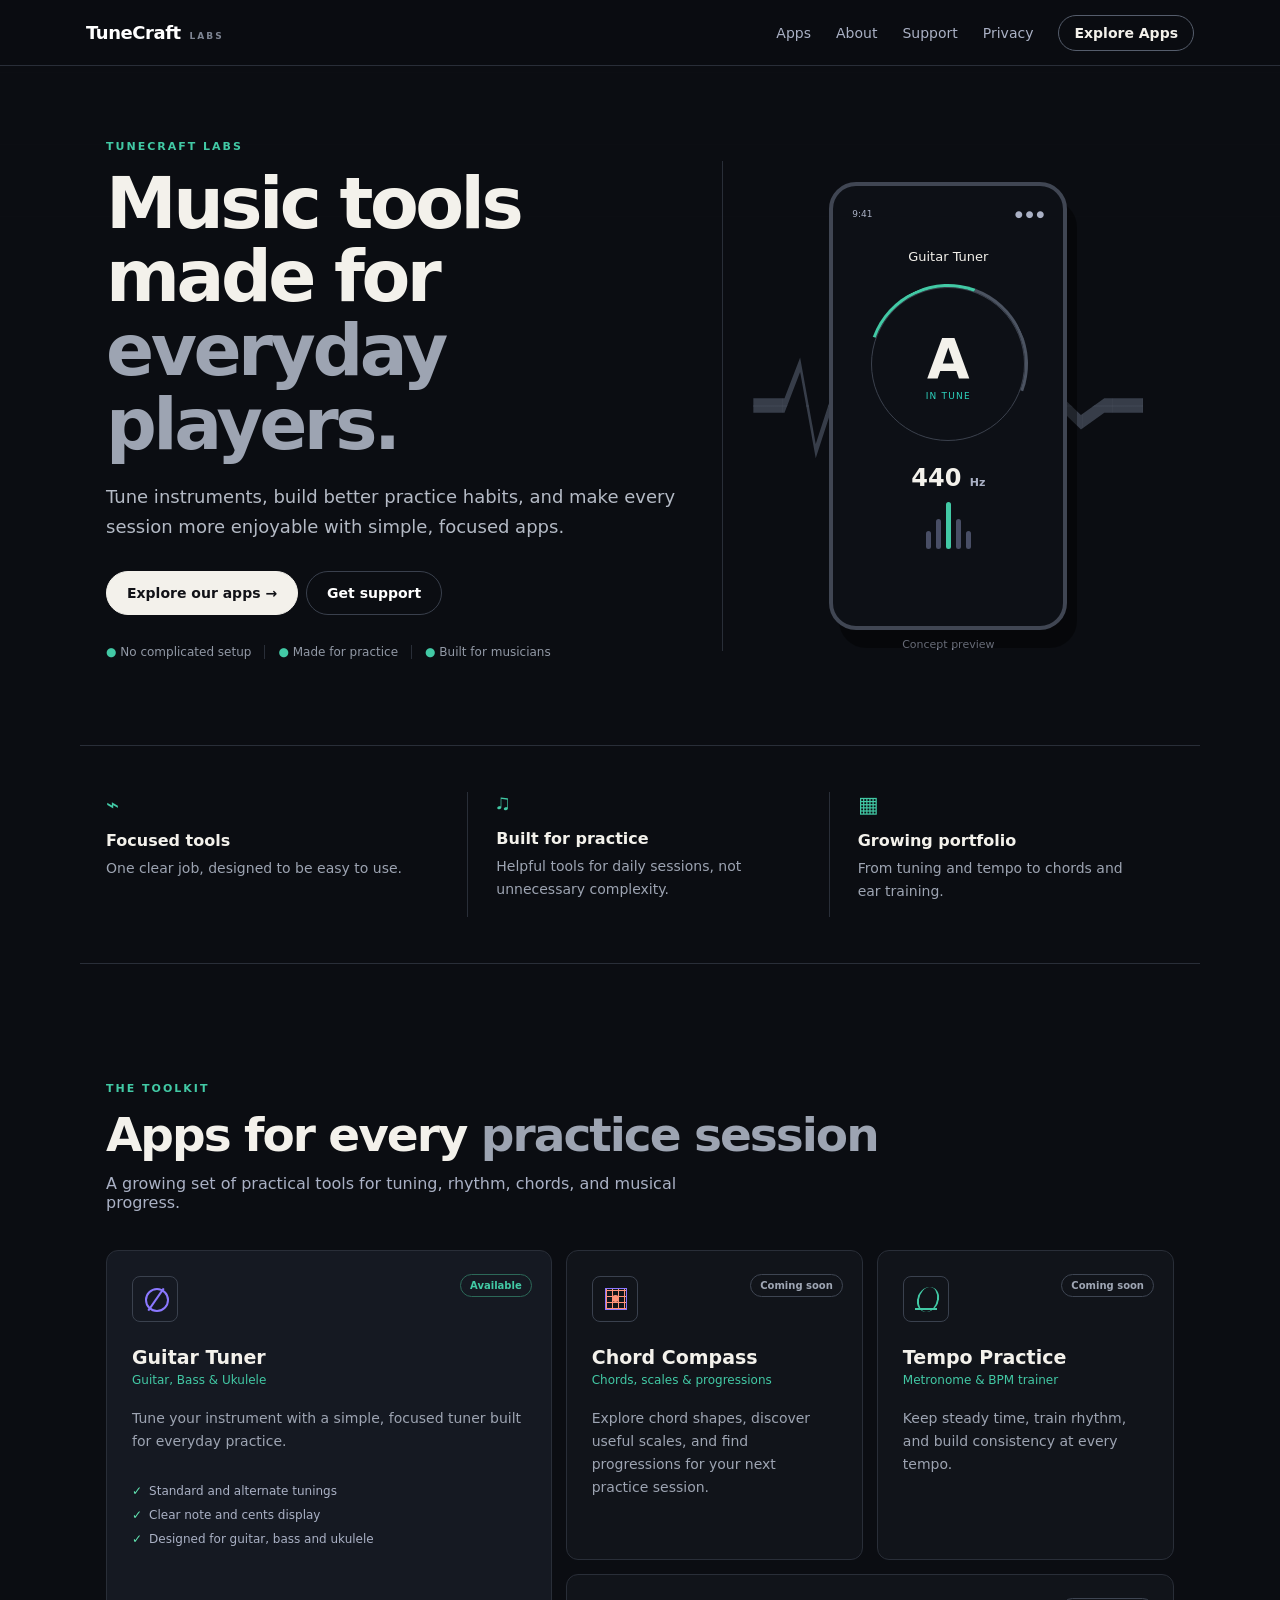
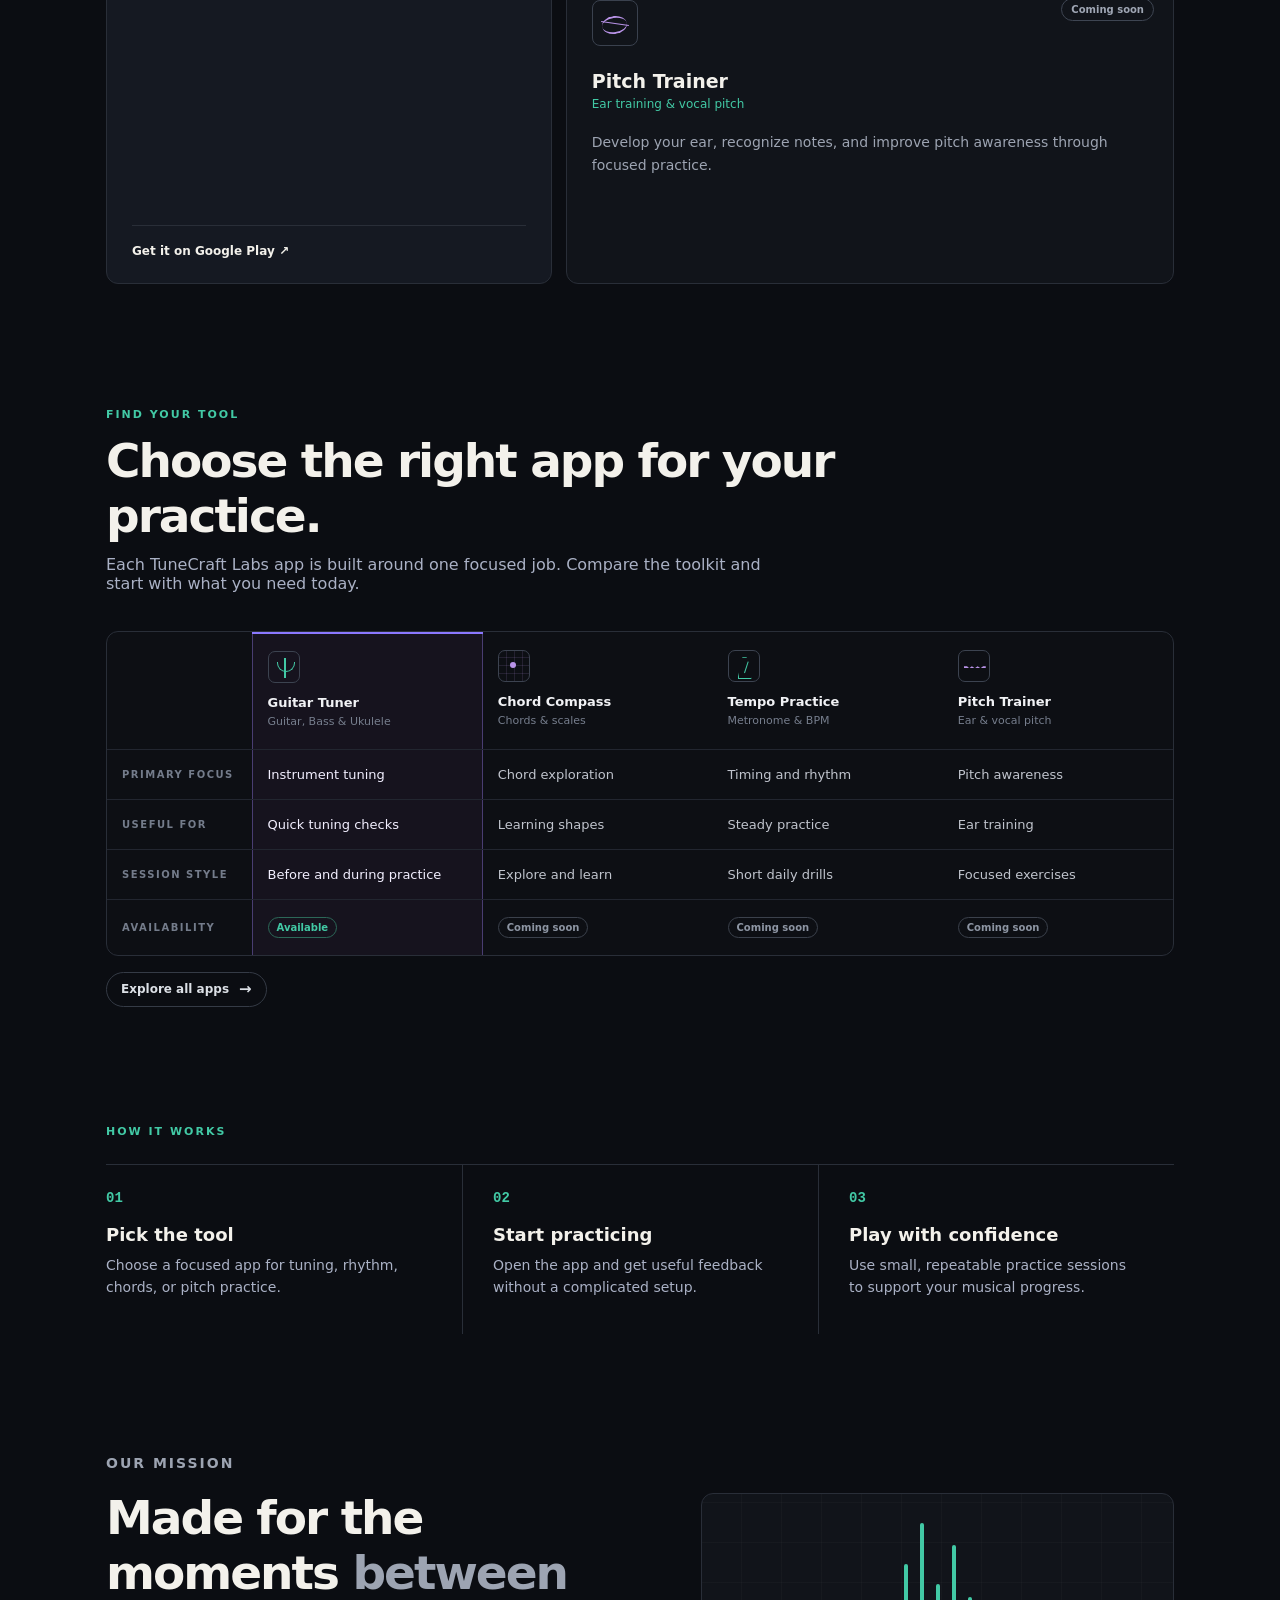
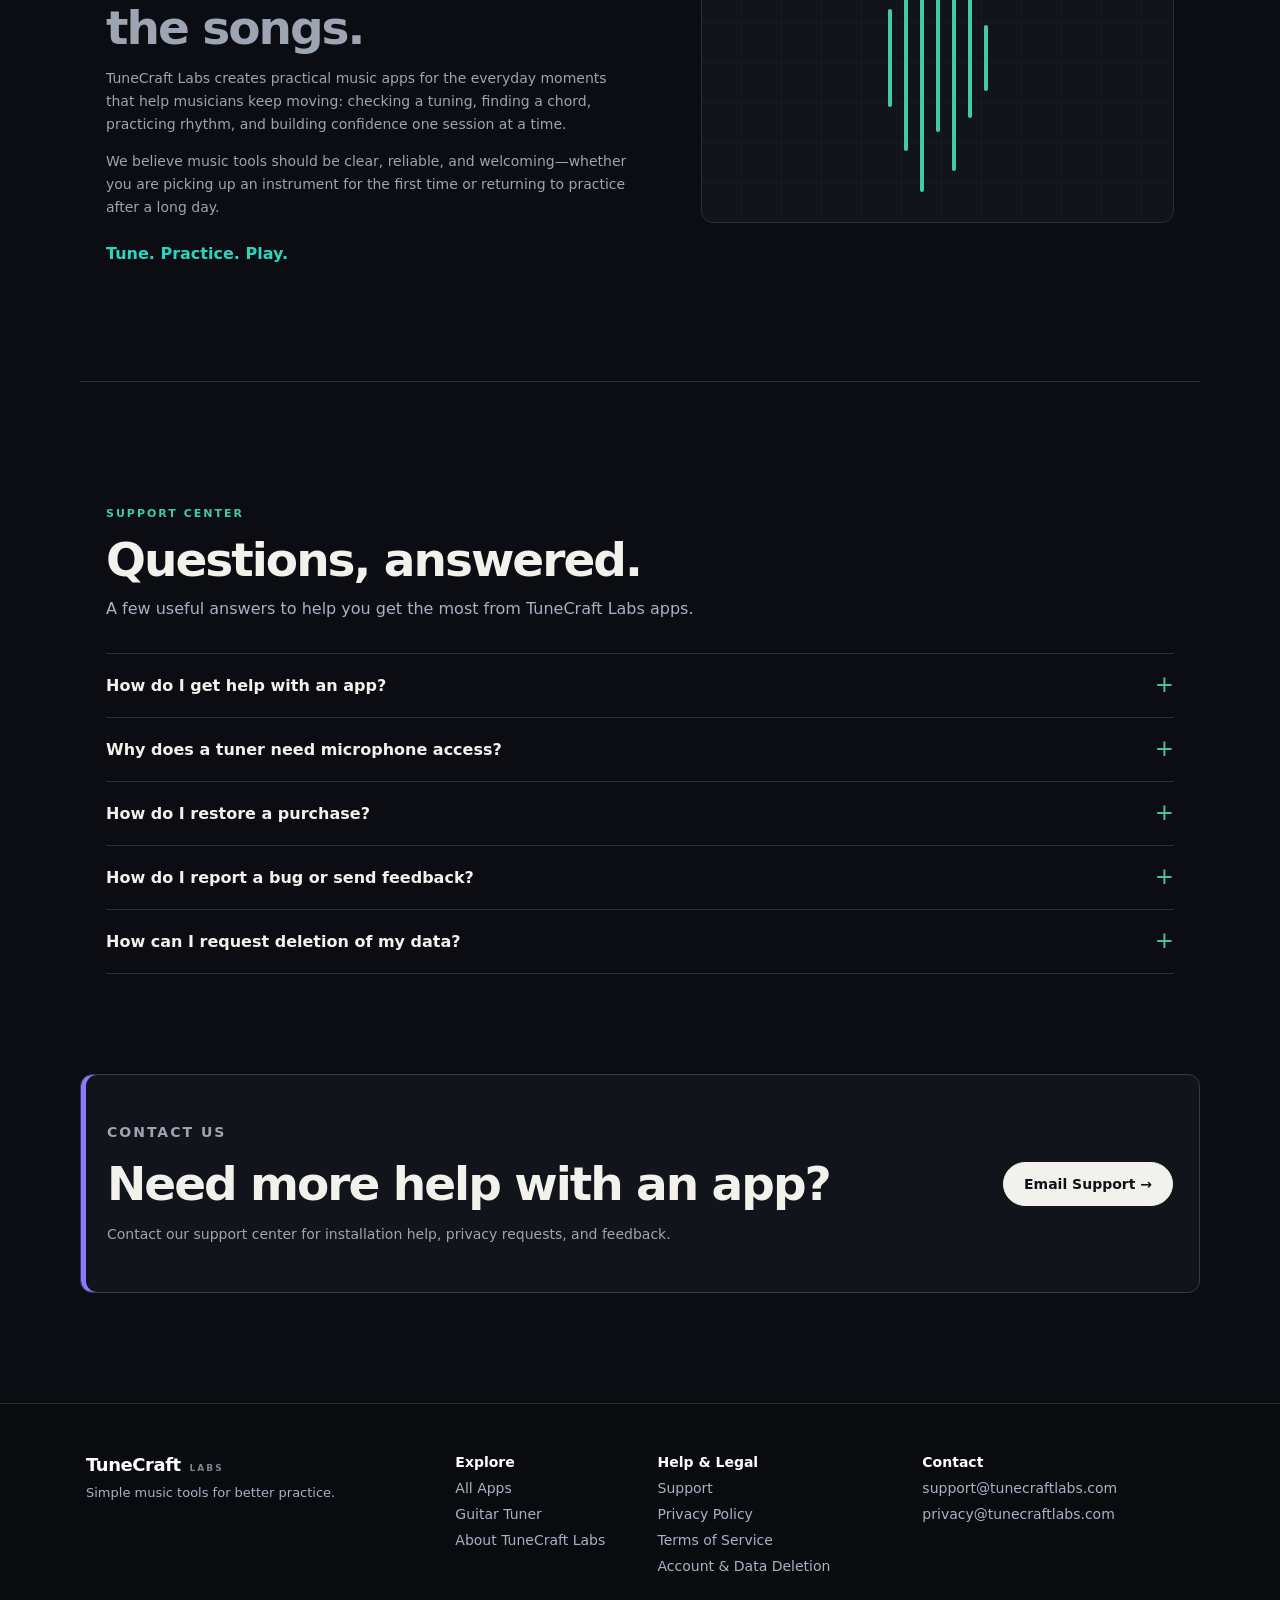
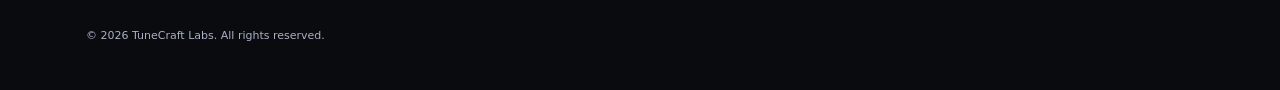
<file: index.html>
<!doctype html>
<html lang="en">
<head>
  <meta charset="UTF-8" /><meta name="viewport" content="width=device-width, initial-scale=1.0" />
  <title>TuneCraft Labs | Simple Music Tools for Better Practice</title>
  <meta name="description" content="TuneCraft Labs creates simple music apps for tuning instruments, practicing rhythm, exploring chords, and building musical confidence." />
  <meta property="og:title" content="TuneCraft Labs | Simple Music Tools for Better Practice" />
  <meta property="og:description" content="Simple music tools for better practice." />
  <link rel="canonical" href="https://tunecraftlabs.com/" />
  <link rel="stylesheet" href="assets/css/styles.css" />
  <link rel="stylesheet" href="assets/css/faq.css" />
  <link rel="stylesheet" href="assets/css/redesign.css" />
  <link rel="stylesheet" href="assets/css/comparison.css" />
  <script type="application/ld+json">{"@context":"https://schema.org","@type":"Organization","name":"TuneCraft Labs","url":"https://tunecraftlabs.com","email":"support@tunecraftlabs.com","description":"TuneCraft Labs creates simple music tools for better practice."}</script>
  <script type="application/ld+json">{"@context":"https://schema.org","@type":"FAQPage","mainEntity":[{"@type":"Question","name":"How do I get help with an app?","acceptedAnswer":{"@type":"Answer","text":"Email support@tunecraftlabs.com with the app name, your device model, Android version, and a short description of the issue. Screenshots are helpful when available."}},{"@type":"Question","name":"Why does a tuner need microphone access?","acceptedAnswer":{"@type":"Answer","text":"Tuner apps use your device microphone to detect the pitch of an instrument. Microphone access is used only for the tuning feature when enabled. Review the applicable app privacy policy for full details."}},{"@type":"Question","name":"How do I restore a purchase?","acceptedAnswer":{"@type":"Answer","text":"Open the app and look for Restore Purchases in Settings or the purchase screen. If you still need help, contact support with the Google Play order number when available."}},{"@type":"Question","name":"How do I report a bug or send feedback?","acceptedAnswer":{"@type":"Answer","text":"Send feedback to support@tunecraftlabs.com. Include the app name, device, Android version, and steps that help us reproduce the issue."}},{"@type":"Question","name":"How can I request deletion of my data?","acceptedAnswer":{"@type":"Answer","text":"Email privacy@tunecraftlabs.com to request account deletion, data deletion, access, or correction."}}]}</script>
  <!-- Google Tag Manager -->
  <script>(function(w,d,s,l,i){w[l]=w[l]||[];w[l].push({'gtm.start':new Date().getTime(),event:'gtm.js'});var f=d.getElementsByTagName(s)[0],j=d.createElement(s),dl=l!='dataLayer'?'&l='+l:'';j.async=true;j.src='https://www.googletagmanager.com/gtm.js?id='+i+dl;f.parentNode.insertBefore(j,f);})(window,document,'script','dataLayer','GTM-T479GPF2');</script>
  <!-- End Google Tag Manager -->
</head>
<body>
  <!-- Google Tag Manager (noscript) -->
  <noscript><iframe src="https://www.googletagmanager.com/ns.html?id=GTM-T479GPF2" height="0" width="0" style="display:none;visibility:hidden" title="Google Tag Manager"></iframe></noscript>
  <!-- End Google Tag Manager (noscript) -->
  <header class="nav"><a class="logo" href="#top" aria-label="TuneCraft Labs home">TuneCraft <small>LABS</small></a><button class="menu" aria-label="Open navigation" aria-expanded="false">☰</button><nav><a href="apps.html">Apps</a><a href="#about">About</a><a href="support.html">Support</a><a href="privacy.html">Privacy</a><a class="cta small" href="#apps">Explore Apps</a></nav></header>
  <main id="top">
    <section class="hero wrap"><div class="hero-copy"><p class="eyebrow">TUNECRAFT LABS</p><h1>Music tools made for <em>everyday players.</em></h1><p class="lead">Tune instruments, build better practice habits, and make every session more enjoyable with simple, focused apps.</p><div class="actions"><a class="cta" href="#apps">Explore our apps <b>→</b></a><a class="outline" href="#support">Get support</a></div><p class="pills"><span>● No complicated setup</span><span>● Made for practice</span><span>● Built for musicians</span></p></div><div class="phone-area" aria-label="Concept preview of a tuner interface"><div class="wave"></div><div class="phone"><div class="phone-top"><span>9:41</span><span>● ● ●</span></div><p class="app-name">Guitar Tuner</p><div class="dial"><div class="arc"></div><b>A</b><span>IN TUNE</span></div><div class="hz">440 <small>Hz</small></div><div class="level"><i></i><i></i><i class="active"></i><i></i><i></i></div></div><label>Concept preview</label></div></section>
    <section class="values wrap"><article><span>⌁</span><h2>Focused tools</h2><p>One clear job, designed to be easy to use.</p></article><article><span>♫</span><h2>Built for practice</h2><p>Helpful tools for daily sessions, not unnecessary complexity.</p></article><article><span>▦</span><h2>Growing portfolio</h2><p>From tuning and tempo to chords and ear training.</p></article></section>
    <section class="apps wrap" id="apps"><p class="eyebrow">THE TOOLKIT</p><h2>Apps for every <em>practice session</em></h2><p class="intro">A growing set of practical tools for tuning, rhythm, chords, and musical progress.</p><div class="grid"><article class="card available"><div class="icon">♬</div><span class="badge green">Available</span><h3>Guitar Tuner</h3><p class="sub">Guitar, Bass & Ukulele</p><p>Tune your instrument with a simple, focused tuner built for everyday practice.</p><ul><li>Standard and alternate tunings</li><li>Clear note and cents display</li><li>Designed for guitar, bass and ukulele</li></ul><a class="store" target="_blank" rel="noopener noreferrer" href="https://play.google.com/store">Get it on Google Play ↗</a></article><article class="card"><div class="icon coral">⌖</div><span class="badge">Coming soon</span><h3>Chord Compass</h3><p class="sub">Chords, scales & progressions</p><p>Explore chord shapes, discover useful scales, and find progressions for your next practice session.</p></article><article class="card"><div class="icon cyan">♩</div><span class="badge">Coming soon</span><h3>Tempo Practice</h3><p class="sub">Metronome & BPM trainer</p><p>Keep steady time, train rhythm, and build consistency at every tempo.</p></article><article class="card"><div class="icon pink">〰</div><span class="badge">Coming soon</span><h3>Pitch Trainer</h3><p class="sub">Ear training & vocal pitch</p><p>Develop your ear, recognize notes, and improve pitch awareness through focused practice.</p></article></div></section>
    <section class="compare wrap" aria-labelledby="compare-title"><p class="eyebrow">FIND YOUR TOOL</p><h2 id="compare-title">Choose the right app for your practice.</h2><p class="intro">Each TuneCraft Labs app is built around one focused job. Compare the toolkit and start with what you need today.</p><div class="table-scroll" role="region" aria-label="TuneCraft Labs app comparison" tabindex="0"><table><thead><tr><th scope="col"><span class="sr-only">Feature</span></th><th scope="col" class="featured"><span class="mini-icon tuner-mark" aria-hidden="true"></span><strong>Guitar Tuner</strong><small>Guitar, Bass &amp; Ukulele</small></th><th scope="col"><span class="mini-icon chord-mark" aria-hidden="true"></span><strong>Chord Compass</strong><small>Chords &amp; scales</small></th><th scope="col"><span class="mini-icon tempo-mark" aria-hidden="true"></span><strong>Tempo Practice</strong><small>Metronome &amp; BPM</small></th><th scope="col"><span class="mini-icon pitch-mark" aria-hidden="true"></span><strong>Pitch Trainer</strong><small>Ear &amp; vocal pitch</small></th></tr></thead><tbody><tr><th scope="row">Primary focus</th><td class="featured">Instrument tuning</td><td>Chord exploration</td><td>Timing and rhythm</td><td>Pitch awareness</td></tr><tr><th scope="row">Useful for</th><td class="featured">Quick tuning checks</td><td>Learning shapes</td><td>Steady practice</td><td>Ear training</td></tr><tr><th scope="row">Session style</th><td class="featured">Before and during practice</td><td>Explore and learn</td><td>Short daily drills</td><td>Focused exercises</td></tr><tr><th scope="row">Availability</th><td class="featured"><span class="status live">Available</span></td><td><span class="status">Coming soon</span></td><td><span class="status">Coming soon</span></td><td><span class="status">Coming soon</span></td></tr></tbody></table></div><a class="compare-link" href="#apps">Explore all apps <span>→</span></a></section>
    <section class="how wrap"><p class="eyebrow">HOW IT WORKS</p><div class="steps"><article><b>01</b><h2>Pick the tool</h2><p>Choose a focused app for tuning, rhythm, chords, or pitch practice.</p></article><article><b>02</b><h2>Start practicing</h2><p>Open the app and get useful feedback without a complicated setup.</p></article><article><b>03</b><h2>Play with confidence</h2><p>Use small, repeatable practice sessions to support your musical progress.</p></article></div></section>
    <section class="about wrap" id="about"><div><p class="eyebrow">OUR MISSION</p><h2>Made for the moments <em>between the songs.</em></h2><p>TuneCraft Labs creates practical music apps for the everyday moments that help musicians keep moving: checking a tuning, finding a chord, practicing rhythm, and building confidence one session at a time.</p><p>We believe music tools should be clear, reliable, and welcoming—whether you are picking up an instrument for the first time or returning to practice after a long day.</p><strong>Tune. Practice. Play.</strong></div><div class="sound-grid" aria-hidden="true"><i></i><i></i><i></i><i></i><i></i><i></i><i></i></div></section>
    <section class="faq wrap" id="support"><p class="eyebrow">SUPPORT CENTER</p><h2>Questions, answered.</h2><p class="intro">A few useful answers to help you get the most from TuneCraft Labs apps.</p><div class="faq-list"><details><summary>How do I get help with an app?<span>+</span></summary><p>Email <a href="mailto:support@tunecraftlabs.com">support@tunecraftlabs.com</a> with the app name, your device model, Android version, and a short description of the issue. Screenshots are helpful when available.</p></details><details><summary>Why does a tuner need microphone access?<span>+</span></summary><p>Tuner apps use your device microphone to detect the pitch of an instrument. Microphone access is used only for the tuning feature when enabled. Review the applicable app privacy policy for full details.</p></details><details><summary>How do I restore a purchase?<span>+</span></summary><p>Open the app and look for Restore Purchases in Settings or the purchase screen. If you still need help, contact support with the Google Play order number when available.</p></details><details><summary>How do I report a bug or send feedback?<span>+</span></summary><p>Send feedback to <a href="mailto:support@tunecraftlabs.com">support@tunecraftlabs.com</a>. Include the app name, device, Android version, and steps that help us reproduce the issue.</p></details><details><summary>How can I request deletion of my data?<span>+</span></summary><p>Email <a href="mailto:privacy@tunecraftlabs.com">privacy@tunecraftlabs.com</a> to request account deletion, data deletion, access, or correction.</p></details></div></section>
    <section class="support wrap"><div><p class="eyebrow">CONTACT US</p><h2>Need more help with an app?</h2><p>Contact our support center for installation help, privacy requests, and feedback.</p></div><a class="cta" href="mailto:support@tunecraftlabs.com">Email Support →</a></section>
  </main>
  <footer><div><a class="logo" href="#top">TuneCraft <small>LABS</small></a><p>Simple music tools for better practice.</p></div><div><b>Explore</b><a href="apps.html">All Apps</a><a href="#apps">Guitar Tuner</a><a href="#about">About TuneCraft Labs</a></div><div><b>Help &amp; Legal</b><a href="support.html">Support</a><a href="privacy.html">Privacy Policy</a><a href="terms.html">Terms of Service</a><a href="account-deletion.html">Account &amp; Data Deletion</a></div><div><b>Contact</b><a href="mailto:support@tunecraftlabs.com">support@tunecraftlabs.com</a><a href="mailto:privacy@tunecraftlabs.com">privacy@tunecraftlabs.com</a></div><small>© 2026 TuneCraft Labs. All rights reserved.</small></footer>
  <script src="assets/js/script.js"></script>
</body></html>
</file>
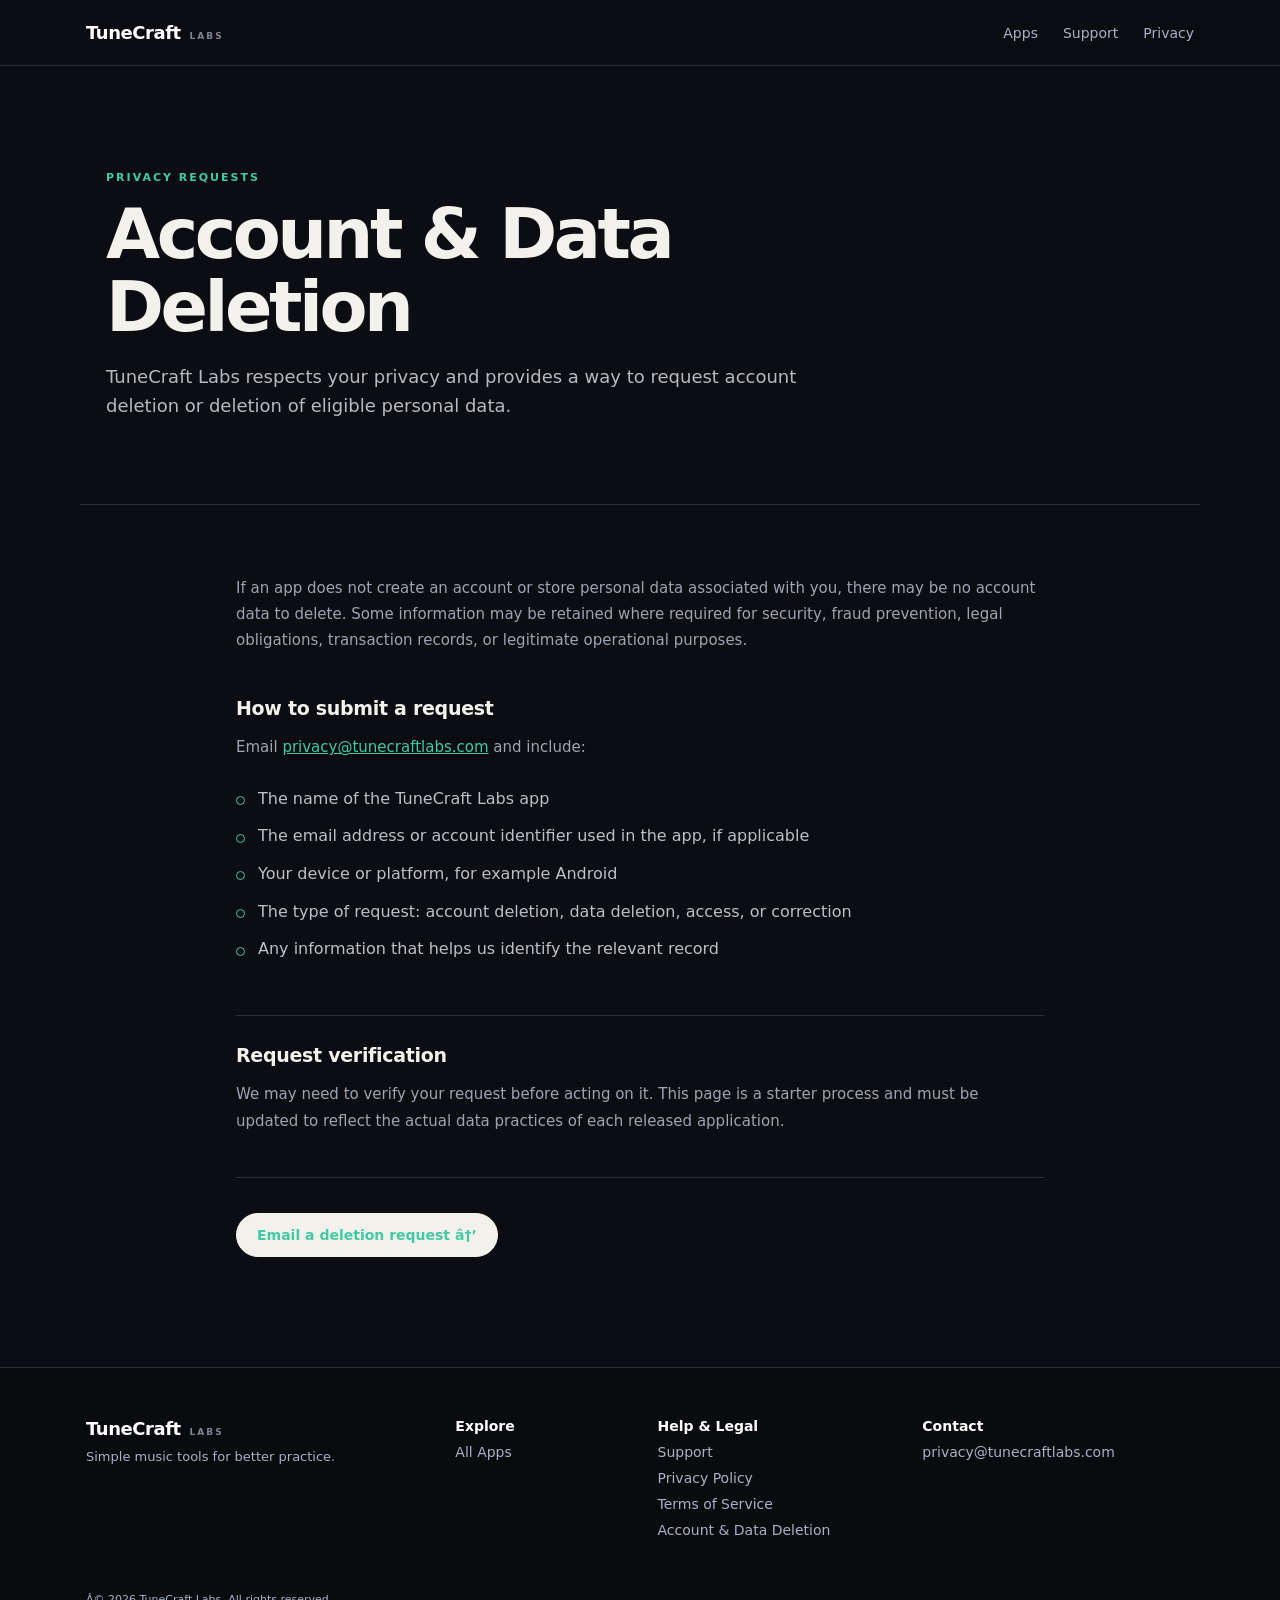
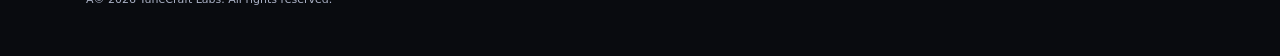
<file: account-deletion.html>
﻿<!doctype html>
<html lang="en">
<head>
<meta charset="UTF-8">
<meta name="viewport" content="width=device-width,initial-scale=1">
<title>Account &amp; Data Deletion | TuneCraft Labs</title>
<meta name="description" content="Request deletion of an account or eligible personal data associated with a TuneCraft Labs app.">
<link rel="canonical" href="https://tunecraftlabs.com/account-deletion.html">
<link rel="stylesheet" href="assets/css/styles.css">
<link rel="stylesheet" href="assets/css/redesign.css">
<link rel="stylesheet" href="assets/css/pages.css">
<!-- Google Tag Manager -->
<script>(function(w,d,s,l,i){w[l]=w[l]||[];w[l].push({'gtm.start':new Date().getTime(),event:'gtm.js'});var f=d.getElementsByTagName(s)[0],j=d.createElement(s),dl=l!='dataLayer'?'&l='+l:'';j.async=true;j.src='https://www.googletagmanager.com/gtm.js?id='+i+dl;f.parentNode.insertBefore(j,f);})(window,document,'script','dataLayer','GTM-T479GPF2');</script>
<!-- End Google Tag Manager -->
</head>
<body>
<!-- Google Tag Manager (noscript) -->
<noscript><iframe src="https://www.googletagmanager.com/ns.html?id=GTM-T479GPF2" height="0" width="0" style="display:none;visibility:hidden" title="Google Tag Manager"></iframe></noscript>
<!-- End Google Tag Manager (noscript) -->
<header class="nav">
<a class="logo" href="index.html">TuneCraft <small>LABS</small>
</a>
<button class="menu" aria-label="Open navigation" aria-expanded="false">â˜°</button>
<nav>
<a href="apps.html">Apps</a>
<a href="support.html">Support</a>
<a href="privacy.html">Privacy</a>
</nav>
</header>
<main class="page-main">
<section class="page-hero wrap">
<p class="eyebrow">PRIVACY REQUESTS</p>
<h1>Account &amp; Data Deletion</h1>
<p class="lead">TuneCraft Labs respects your privacy and provides a way to request account deletion or deletion of eligible personal data.</p>
</section>
<section class="page-content wrap">
<p>If an app does not create an account or store personal data associated with you, there may be no account data to delete. Some information may be retained where required for security, fraud prevention, legal obligations, transaction records, or legitimate operational purposes.</p>
<article class="legal-section">
<h2>How to submit a request</h2>
<p>Email <a href="mailto:privacy@tunecraftlabs.com">privacy@tunecraftlabs.com</a> and include:</p>
<ul class="request-list">
<li>The name of the TuneCraft Labs app</li>
<li>The email address or account identifier used in the app, if applicable</li>
<li>Your device or platform, for example Android</li>
<li>The type of request: account deletion, data deletion, access, or correction</li>
<li>Any information that helps us identify the relevant record</li>
</ul>
</article>
<article class="legal-section">
<h2>Request verification</h2>
<p>We may need to verify your request before acting on it. This page is a starter process and must be updated to reflect the actual data practices of each released application.</p>
</article>
<a class="cta" style="margin-top:35px" href="mailto:privacy@tunecraftlabs.com?subject=Account%20or%20Data%20Deletion%20Request">Email a deletion request â†’</a>
</section>
</main>
<footer>
<div>
<a class="logo" href="index.html">TuneCraft <small>LABS</small>
</a>
<p>Simple music tools for better practice.</p>
</div>
<div>
<b>Explore</b>
<a href="apps.html">All Apps</a>
</div>
<div>
<b>Help &amp; Legal</b>
<a href="support.html">Support</a>
<a href="privacy.html">Privacy Policy</a>
<a href="terms.html">Terms of Service</a>
<a href="account-deletion.html">Account &amp; Data Deletion</a>
</div>
<div>
<b>Contact</b>
<a href="mailto:privacy@tunecraftlabs.com">privacy@tunecraftlabs.com</a>
</div>
<small>Â© 2026 TuneCraft Labs. All rights reserved.</small>
</footer>
<script src="assets/js/script.js">
</script>
</body>
</html>
</file>
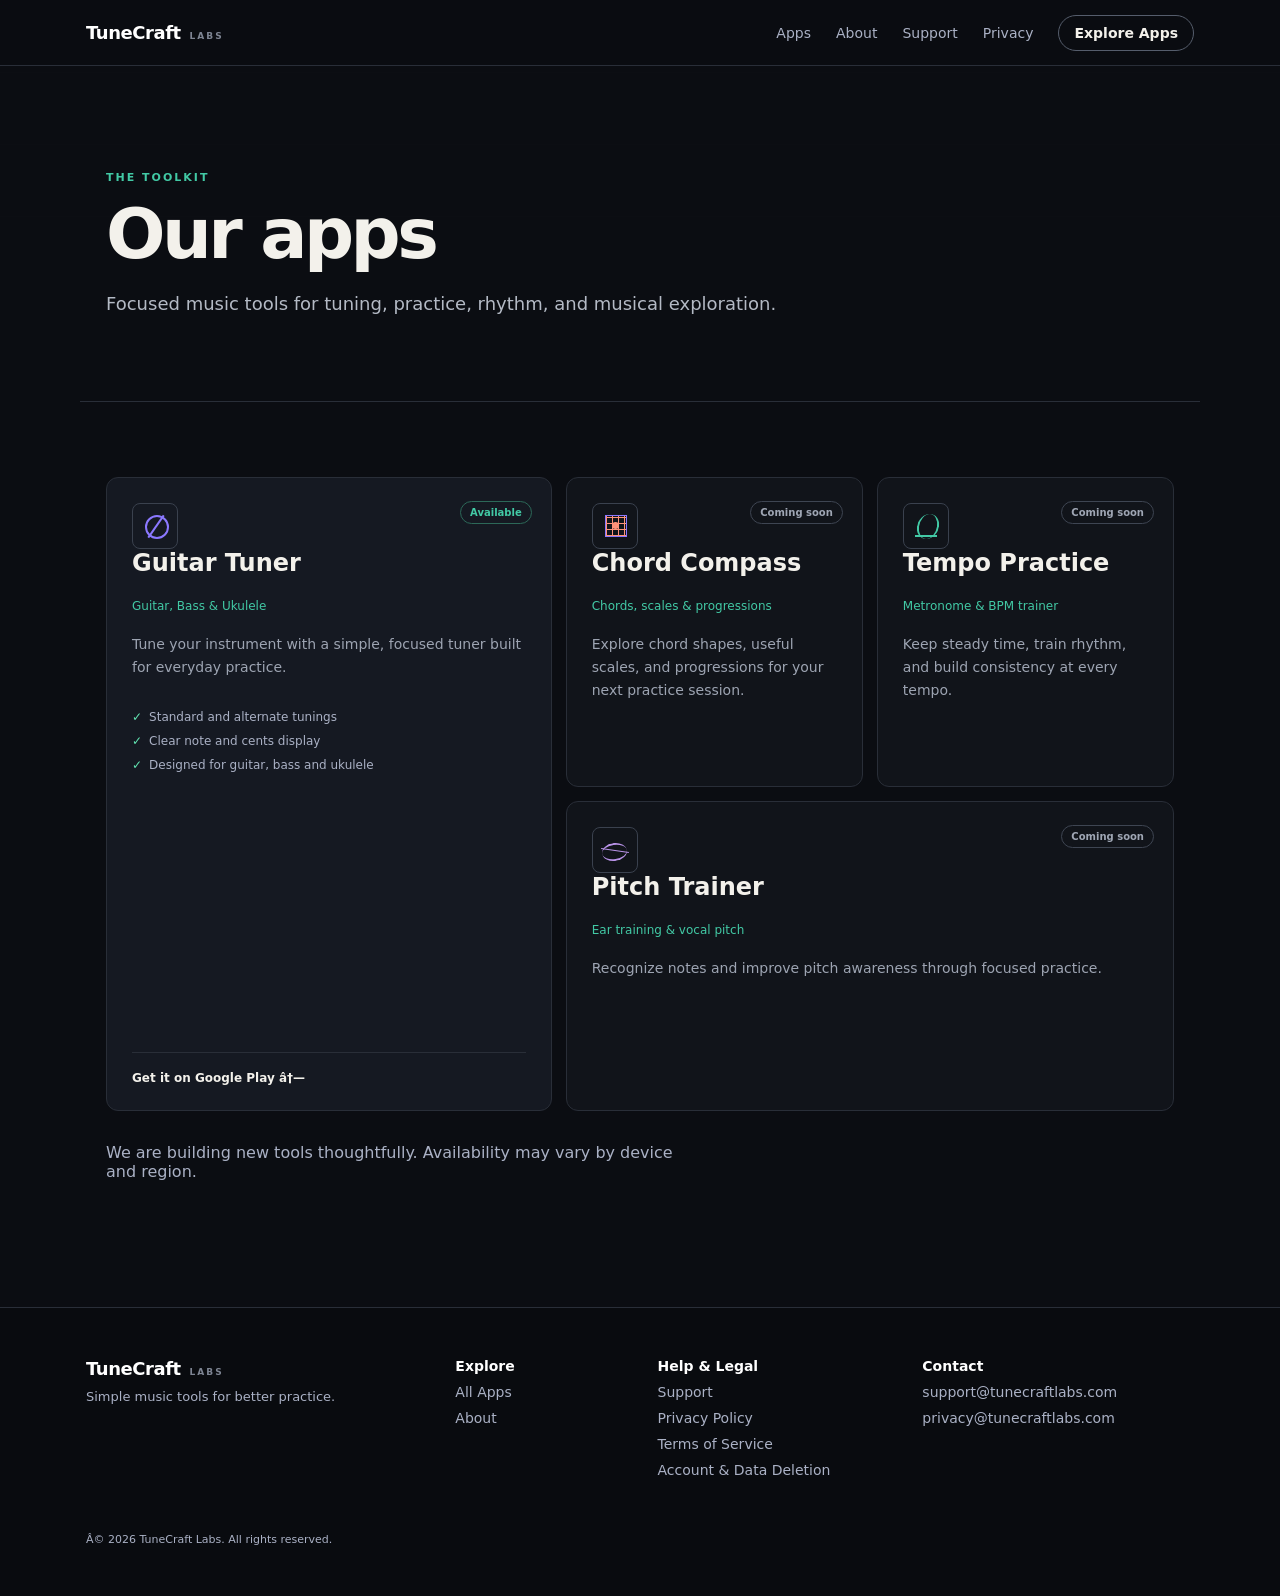
<file: apps.html>
﻿<!doctype html>
<html lang="en">
<head>
<meta charset="UTF-8">
<meta name="viewport" content="width=device-width,initial-scale=1">
<title>Our Apps | TuneCraft Labs</title>
<meta name="description" content="Explore TuneCraft Labs music tools for tuning, chords, tempo, rhythm, and practice.">
<link rel="canonical" href="https://tunecraftlabs.com/apps.html">
<link rel="stylesheet" href="assets/css/styles.css">
<link rel="stylesheet" href="assets/css/redesign.css">
<link rel="stylesheet" href="assets/css/pages.css">
<!-- Google Tag Manager -->
<script>(function(w,d,s,l,i){w[l]=w[l]||[];w[l].push({'gtm.start':new Date().getTime(),event:'gtm.js'});var f=d.getElementsByTagName(s)[0],j=d.createElement(s),dl=l!='dataLayer'?'&l='+l:'';j.async=true;j.src='https://www.googletagmanager.com/gtm.js?id='+i+dl;f.parentNode.insertBefore(j,f);})(window,document,'script','dataLayer','GTM-T479GPF2');</script>
<!-- End Google Tag Manager -->
</head>
<body>
<!-- Google Tag Manager (noscript) -->
<noscript><iframe src="https://www.googletagmanager.com/ns.html?id=GTM-T479GPF2" height="0" width="0" style="display:none;visibility:hidden" title="Google Tag Manager"></iframe></noscript>
<!-- End Google Tag Manager (noscript) -->
<header class="nav">
<a class="logo" href="index.html">TuneCraft <small>LABS</small>
</a>
<button class="menu" aria-label="Open navigation" aria-expanded="false">â˜°</button>
<nav>
<a href="apps.html">Apps</a>
<a href="index.html#about">About</a>
<a href="support.html">Support</a>
<a href="privacy.html">Privacy</a>
<a class="cta small" href="apps.html">Explore Apps</a>
</nav>
</header>
<main class="page-main">
<section class="page-hero wrap">
<p class="eyebrow">THE TOOLKIT</p>
<h1>Our apps</h1>
<p class="lead">Focused music tools for tuning, practice, rhythm, and musical exploration.</p>
</section>
<section class="directory wrap">
<div class="grid">
<article class="card available">
<div class="icon">â™¬</div>
<span class="badge green">Available</span>
<h2>Guitar Tuner</h2>
<p class="sub">Guitar, Bass &amp; Ukulele</p>
<p>Tune your instrument with a simple, focused tuner built for everyday practice.</p>
<ul>
<li>Standard and alternate tunings</li>
<li>Clear note and cents display</li>
<li>Designed for guitar, bass and ukulele</li>
</ul>
<a class="store" target="_blank" rel="noopener noreferrer" href="https://play.google.com/store">Get it on Google Play â†—</a>
</article>
<article class="card">
<div class="icon coral">âŒ–</div>
<span class="badge">Coming soon</span>
<h2>Chord Compass</h2>
<p class="sub">Chords, scales &amp; progressions</p>
<p>Explore chord shapes, useful scales, and progressions for your next practice session.</p>
</article>
<article class="card">
<div class="icon cyan">â™©</div>
<span class="badge">Coming soon</span>
<h2>Tempo Practice</h2>
<p class="sub">Metronome &amp; BPM trainer</p>
<p>Keep steady time, train rhythm, and build consistency at every tempo.</p>
</article>
<article class="card">
<div class="icon pink">ã€°</div>
<span class="badge">Coming soon</span>
<h2>Pitch Trainer</h2>
<p class="sub">Ear training &amp; vocal pitch</p>
<p>Recognize notes and improve pitch awareness through focused practice.</p>
</article>
</div>
<p class="intro" style="margin-top:32px">We are building new tools thoughtfully. Availability may vary by device and region.</p>
</section>
</main>
<footer>
<div>
<a class="logo" href="index.html">TuneCraft <small>LABS</small>
</a>
<p>Simple music tools for better practice.</p>
</div>
<div>
<b>Explore</b>
<a href="apps.html">All Apps</a>
<a href="index.html#about">About</a>
</div>
<div>
<b>Help &amp; Legal</b>
<a href="support.html">Support</a>
<a href="privacy.html">Privacy Policy</a>
<a href="terms.html">Terms of Service</a>
<a href="account-deletion.html">Account &amp; Data Deletion</a>
</div>
<div>
<b>Contact</b>
<a href="mailto:support@tunecraftlabs.com">support@tunecraftlabs.com</a>
<a href="mailto:privacy@tunecraftlabs.com">privacy@tunecraftlabs.com</a>
</div>
<small>Â© 2026 TuneCraft Labs. All rights reserved.</small>
</footer>
<script src="assets/js/script.js">
</script>
</body>
</html>
</file>
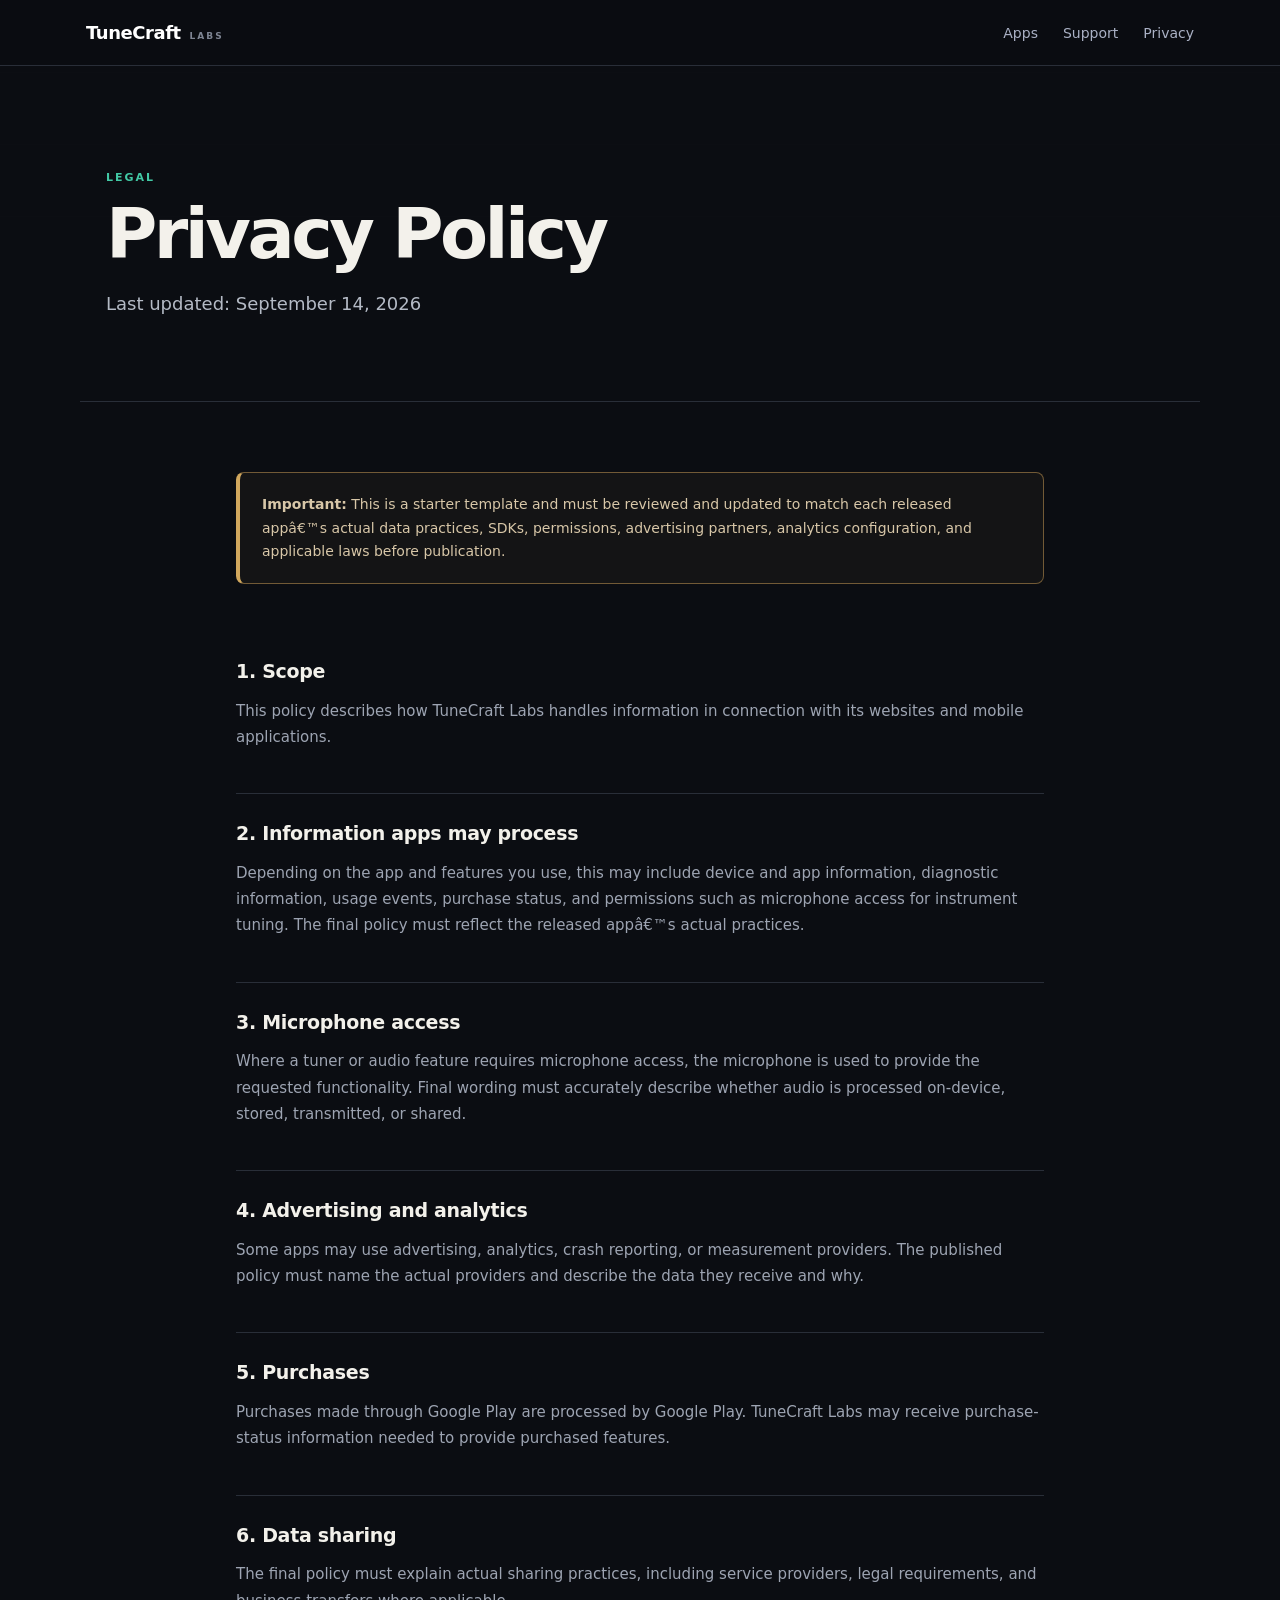
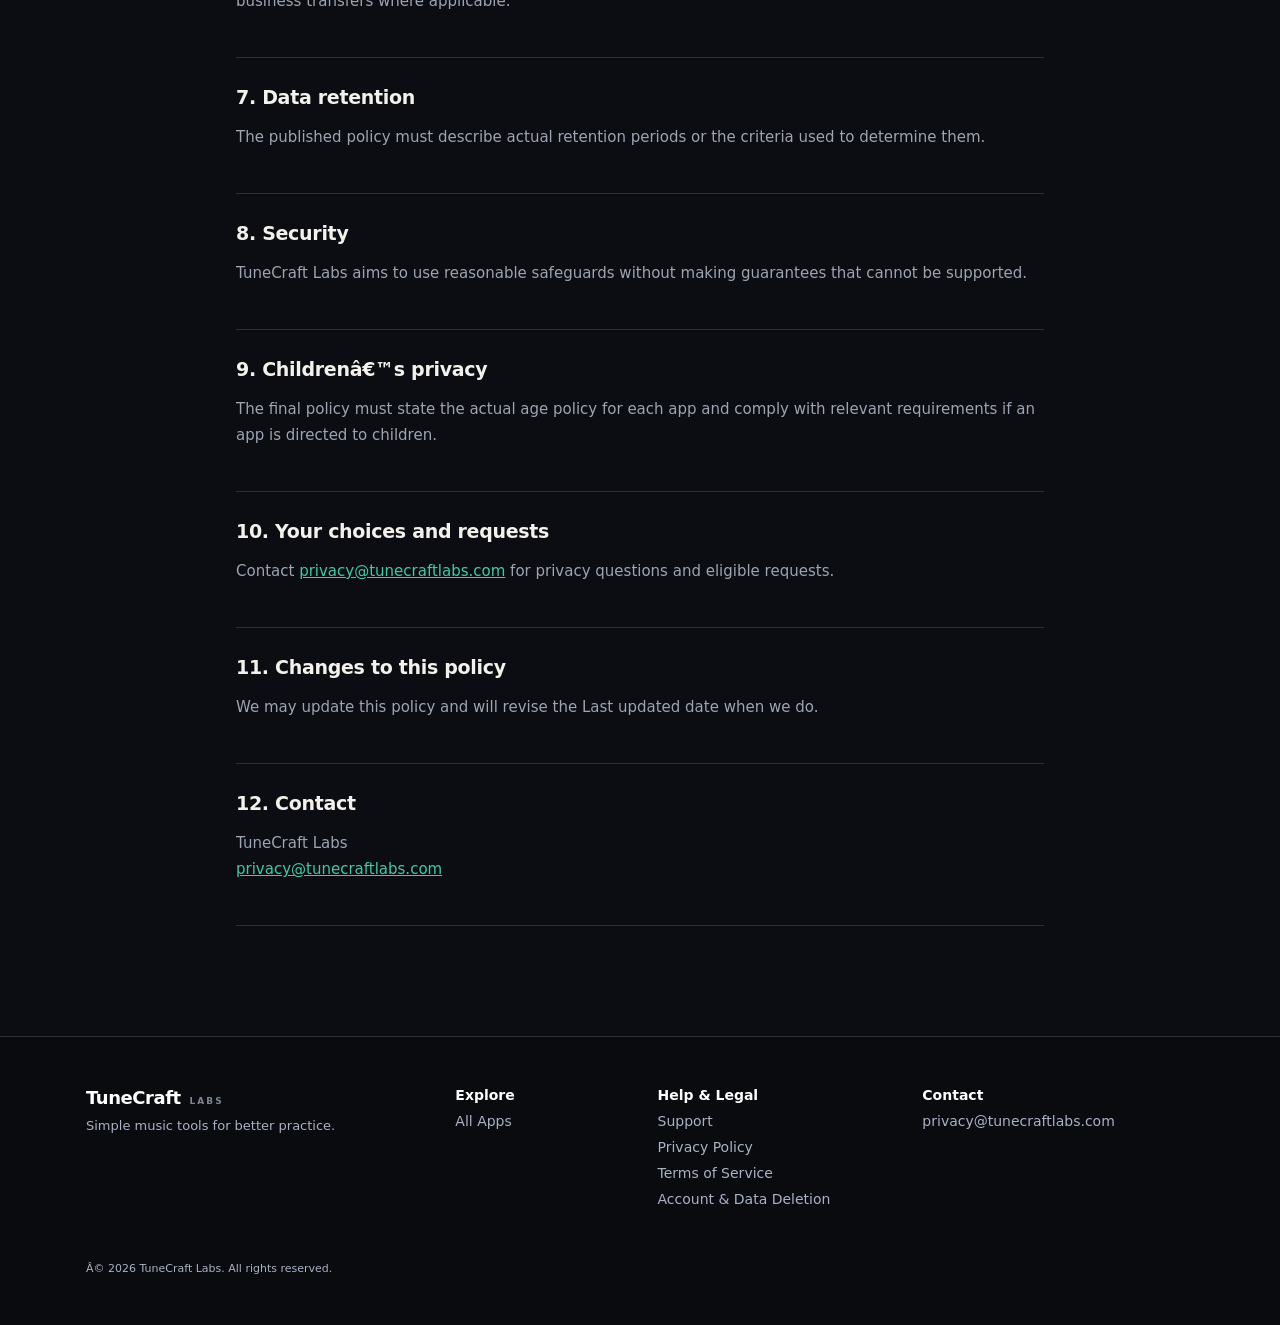
<file: privacy.html>
﻿<!doctype html>
<html lang="en">
<head>
<meta charset="UTF-8">
<meta name="viewport" content="width=device-width,initial-scale=1">
<title>Privacy Policy | TuneCraft Labs</title>
<meta name="description" content="Read the TuneCraft Labs starter privacy policy for its website and mobile applications.">
<link rel="canonical" href="https://tunecraftlabs.com/privacy.html">
<link rel="stylesheet" href="assets/css/styles.css">
<link rel="stylesheet" href="assets/css/redesign.css">
<link rel="stylesheet" href="assets/css/pages.css">
<!-- Google Tag Manager -->
<script>(function(w,d,s,l,i){w[l]=w[l]||[];w[l].push({'gtm.start':new Date().getTime(),event:'gtm.js'});var f=d.getElementsByTagName(s)[0],j=d.createElement(s),dl=l!='dataLayer'?'&l='+l:'';j.async=true;j.src='https://www.googletagmanager.com/gtm.js?id='+i+dl;f.parentNode.insertBefore(j,f);})(window,document,'script','dataLayer','GTM-T479GPF2');</script>
<!-- End Google Tag Manager -->
</head>
<body>
<!-- Google Tag Manager (noscript) -->
<noscript><iframe src="https://www.googletagmanager.com/ns.html?id=GTM-T479GPF2" height="0" width="0" style="display:none;visibility:hidden" title="Google Tag Manager"></iframe></noscript>
<!-- End Google Tag Manager (noscript) -->
<header class="nav">
<a class="logo" href="index.html">TuneCraft <small>LABS</small>
</a>
<button class="menu" aria-label="Open navigation" aria-expanded="false">â˜°</button>
<nav>
<a href="apps.html">Apps</a>
<a href="support.html">Support</a>
<a href="privacy.html">Privacy</a>
</nav>
</header>
<main class="page-main">
<section class="page-hero wrap">
<p class="eyebrow">LEGAL</p>
<h1>Privacy Policy</h1>
<p class="lead">Last updated: September 14, 2026</p>
</section>
<section class="page-content wrap">
<div class="notice">
<strong>Important:</strong> This is a starter template and must be reviewed and updated to match each released appâ€™s actual data practices, SDKs, permissions, advertising partners, analytics configuration, and applicable laws before publication.</div>
<article class="legal-section">
<h2>1. Scope</h2>
<p>This policy describes how TuneCraft Labs handles information in connection with its websites and mobile applications.</p>
</article>
<article class="legal-section">
<h2>2. Information apps may process</h2>
<p>Depending on the app and features you use, this may include device and app information, diagnostic information, usage events, purchase status, and permissions such as microphone access for instrument tuning. The final policy must reflect the released appâ€™s actual practices.</p>
</article>
<article class="legal-section">
<h2>3. Microphone access</h2>
<p>Where a tuner or audio feature requires microphone access, the microphone is used to provide the requested functionality. Final wording must accurately describe whether audio is processed on-device, stored, transmitted, or shared.</p>
</article>
<article class="legal-section">
<h2>4. Advertising and analytics</h2>
<p>Some apps may use advertising, analytics, crash reporting, or measurement providers. The published policy must name the actual providers and describe the data they receive and why.</p>
</article>
<article class="legal-section">
<h2>5. Purchases</h2>
<p>Purchases made through Google Play are processed by Google Play. TuneCraft Labs may receive purchase-status information needed to provide purchased features.</p>
</article>
<article class="legal-section">
<h2>6. Data sharing</h2>
<p>The final policy must explain actual sharing practices, including service providers, legal requirements, and business transfers where applicable.</p>
</article>
<article class="legal-section">
<h2>7. Data retention</h2>
<p>The published policy must describe actual retention periods or the criteria used to determine them.</p>
</article>
<article class="legal-section">
<h2>8. Security</h2>
<p>TuneCraft Labs aims to use reasonable safeguards without making guarantees that cannot be supported.</p>
</article>
<article class="legal-section">
<h2>9. Childrenâ€™s privacy</h2>
<p>The final policy must state the actual age policy for each app and comply with relevant requirements if an app is directed to children.</p>
</article>
<article class="legal-section">
<h2>10. Your choices and requests</h2>
<p>Contact <a href="mailto:privacy@tunecraftlabs.com">privacy@tunecraftlabs.com</a> for privacy questions and eligible requests.</p>
</article>
<article class="legal-section">
<h2>11. Changes to this policy</h2>
<p>We may update this policy and will revise the Last updated date when we do.</p>
</article>
<article class="legal-section">
<h2>12. Contact</h2>
<p>TuneCraft Labs<br>
<a href="mailto:privacy@tunecraftlabs.com">privacy@tunecraftlabs.com</a>
</p>
</article>
</section>
</main>
<footer>
<div>
<a class="logo" href="index.html">TuneCraft <small>LABS</small>
</a>
<p>Simple music tools for better practice.</p>
</div>
<div>
<b>Explore</b>
<a href="apps.html">All Apps</a>
</div>
<div>
<b>Help &amp; Legal</b>
<a href="support.html">Support</a>
<a href="privacy.html">Privacy Policy</a>
<a href="terms.html">Terms of Service</a>
<a href="account-deletion.html">Account &amp; Data Deletion</a>
</div>
<div>
<b>Contact</b>
<a href="mailto:privacy@tunecraftlabs.com">privacy@tunecraftlabs.com</a>
</div>
<small>Â© 2026 TuneCraft Labs. All rights reserved.</small>
</footer>
<script src="assets/js/script.js">
</script>
</body>
</html>
</file>
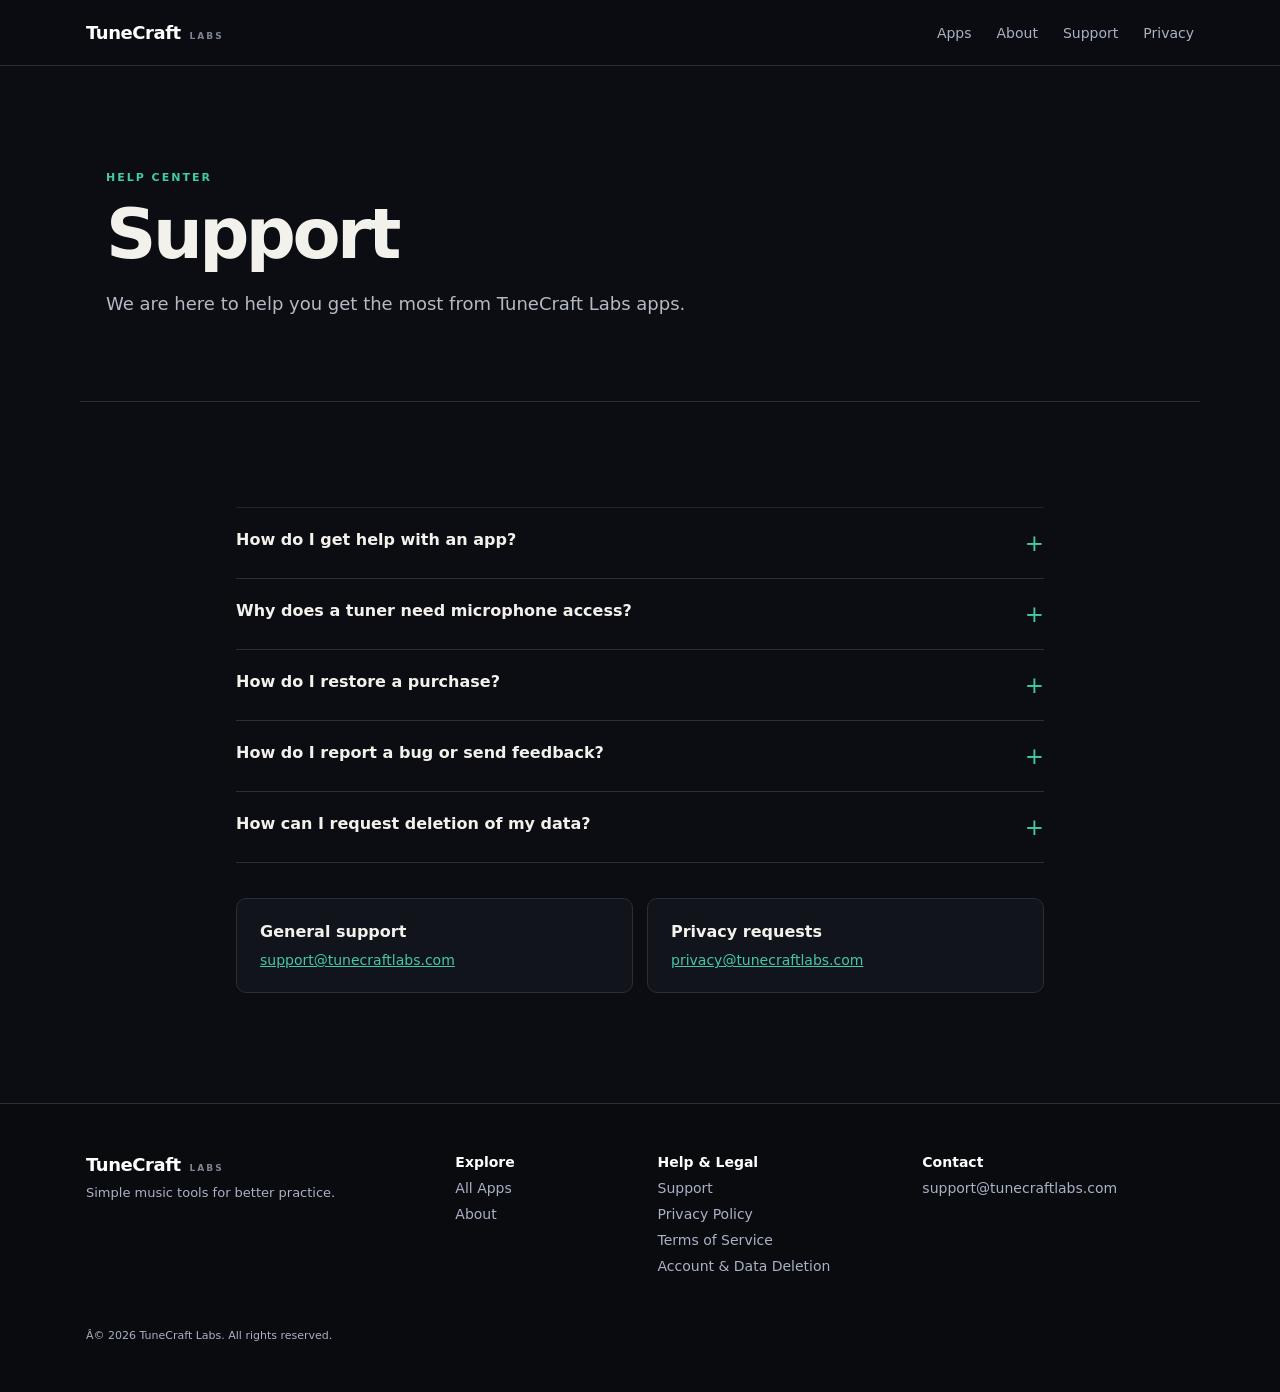
<file: support.html>
﻿<!doctype html>
<html lang="en">
<head>
<meta charset="UTF-8">
<meta name="viewport" content="width=device-width,initial-scale=1">
<title>Support | TuneCraft Labs</title>
<meta name="description" content="Get help with TuneCraft Labs music apps, purchases, permissions, privacy requests, and feedback.">
<link rel="canonical" href="https://tunecraftlabs.com/support.html">
<link rel="stylesheet" href="assets/css/styles.css">
<link rel="stylesheet" href="assets/css/redesign.css">
<link rel="stylesheet" href="assets/css/faq.css">
<link rel="stylesheet" href="assets/css/pages.css">
<!-- Google Tag Manager -->
<script>(function(w,d,s,l,i){w[l]=w[l]||[];w[l].push({'gtm.start':new Date().getTime(),event:'gtm.js'});var f=d.getElementsByTagName(s)[0],j=d.createElement(s),dl=l!='dataLayer'?'&l='+l:'';j.async=true;j.src='https://www.googletagmanager.com/gtm.js?id='+i+dl;f.parentNode.insertBefore(j,f);})(window,document,'script','dataLayer','GTM-T479GPF2');</script>
<!-- End Google Tag Manager -->
</head>
<body>
<!-- Google Tag Manager (noscript) -->
<noscript><iframe src="https://www.googletagmanager.com/ns.html?id=GTM-T479GPF2" height="0" width="0" style="display:none;visibility:hidden" title="Google Tag Manager"></iframe></noscript>
<!-- End Google Tag Manager (noscript) -->
<header class="nav">
<a class="logo" href="index.html">TuneCraft <small>LABS</small>
</a>
<button class="menu" aria-label="Open navigation" aria-expanded="false">â˜°</button>
<nav>
<a href="apps.html">Apps</a>
<a href="index.html#about">About</a>
<a href="support.html">Support</a>
<a href="privacy.html">Privacy</a>
</nav>
</header>
<main class="page-main">
<section class="page-hero wrap">
<p class="eyebrow">HELP CENTER</p>
<h1>Support</h1>
<p class="lead">We are here to help you get the most from TuneCraft Labs apps.</p>
</section>
<section class="page-content wrap">
<div class="faq-list">
<details>
<summary>How do I get help with an app?<span>+</span>
</summary>
<p>Email support@tunecraftlabs.com with the app name, device model, Android version, and a short description of the issue.</p>
</details>
<details>
<summary>Why does a tuner need microphone access?<span>+</span>
</summary>
<p>Tuner apps use your device microphone to detect instrument pitch. Review the applicable app privacy policy for full details.</p>
</details>
<details>
<summary>How do I restore a purchase?<span>+</span>
</summary>
<p>Look for Restore Purchases in Settings or the purchase screen. Contact support if you still need help.</p>
</details>
<details>
<summary>How do I report a bug or send feedback?<span>+</span>
</summary>
<p>Email support with the app name, device, Android version, and reproduction steps.</p>
</details>
<details>
<summary>How can I request deletion of my data?<span>+</span>
</summary>
<p>Visit our <a href="account-deletion.html">Account &amp; Data Deletion page</a> or email privacy@tunecraftlabs.com.</p>
</details>
</div>
<div class="contact-grid">
<div class="contact-box">
<b>General support</b>
<a href="mailto:support@tunecraftlabs.com">support@tunecraftlabs.com</a>
</div>
<div class="contact-box">
<b>Privacy requests</b>
<a href="mailto:privacy@tunecraftlabs.com">privacy@tunecraftlabs.com</a>
</div>
</div>
</section>
</main>
<footer>
<div>
<a class="logo" href="index.html">TuneCraft <small>LABS</small>
</a>
<p>Simple music tools for better practice.</p>
</div>
<div>
<b>Explore</b>
<a href="apps.html">All Apps</a>
<a href="index.html#about">About</a>
</div>
<div>
<b>Help &amp; Legal</b>
<a href="support.html">Support</a>
<a href="privacy.html">Privacy Policy</a>
<a href="terms.html">Terms of Service</a>
<a href="account-deletion.html">Account &amp; Data Deletion</a>
</div>
<div>
<b>Contact</b>
<a href="mailto:support@tunecraftlabs.com">support@tunecraftlabs.com</a>
</div>
<small>Â© 2026 TuneCraft Labs. All rights reserved.</small>
</footer>
<script src="assets/js/script.js">
</script>
</body>
</html>
</file>
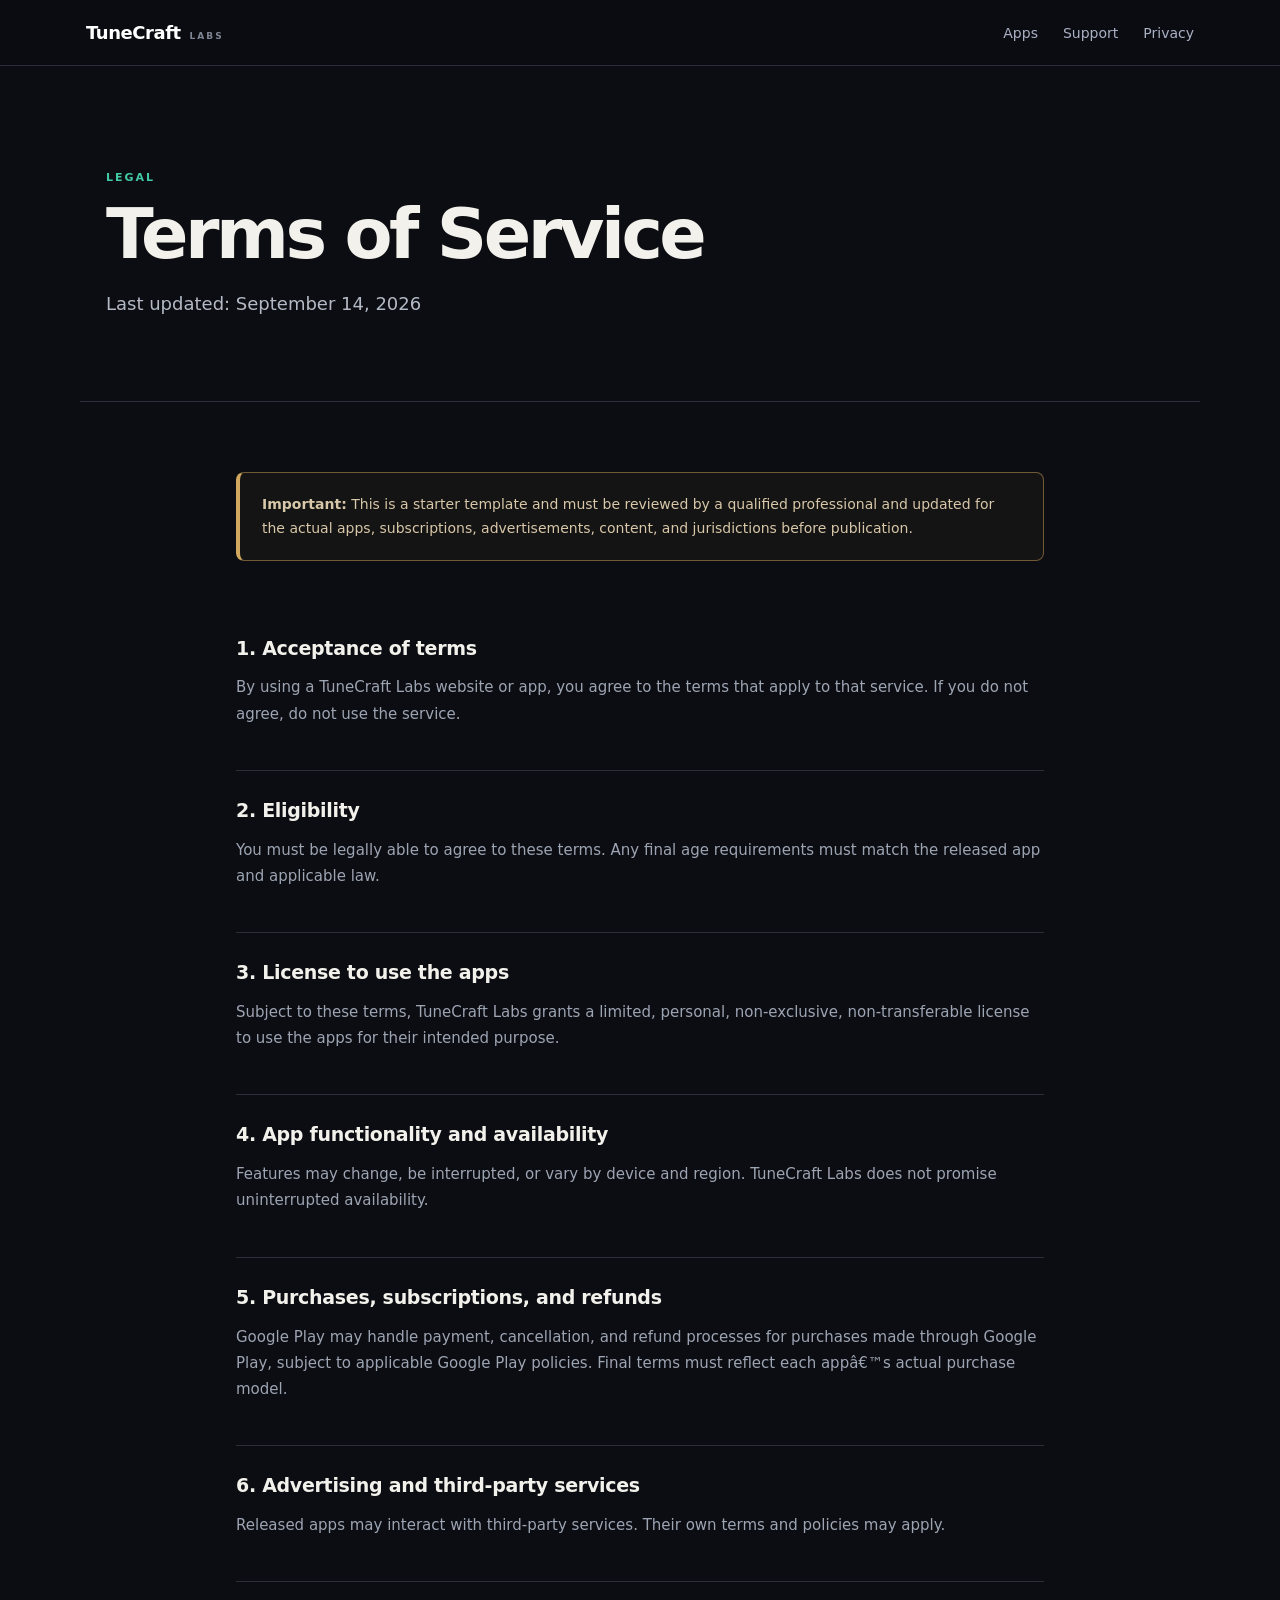
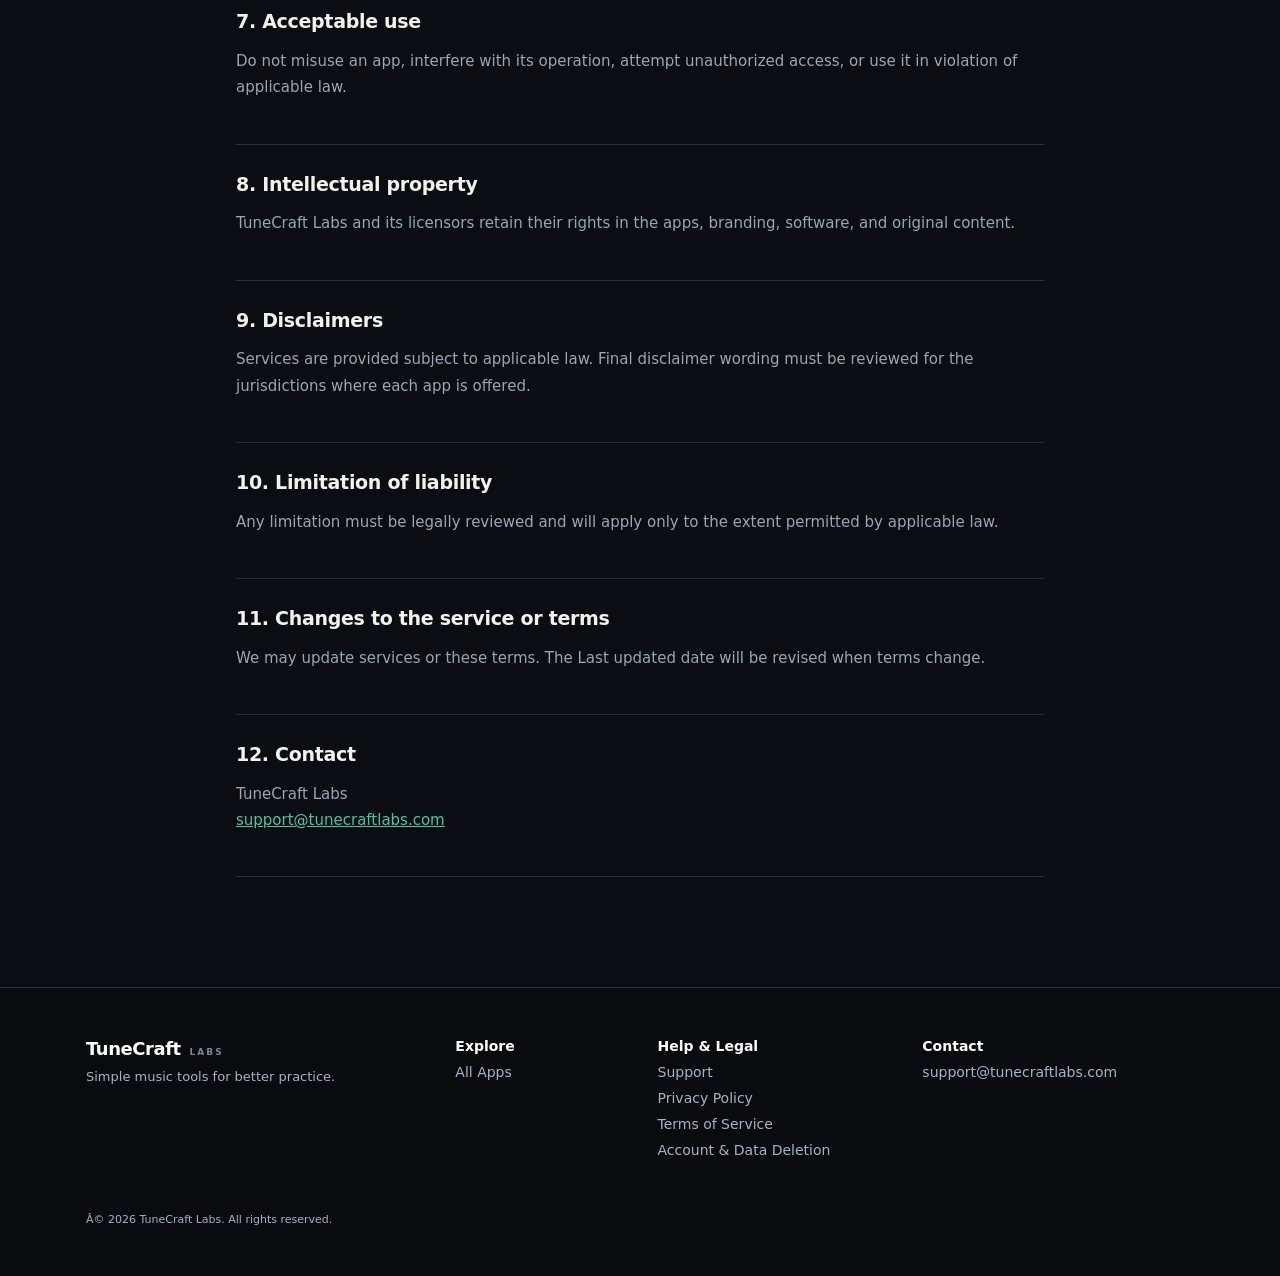
<file: terms.html>
﻿<!doctype html>
<html lang="en">
<head>
<meta charset="UTF-8">
<meta name="viewport" content="width=device-width,initial-scale=1">
<title>Terms of Service | TuneCraft Labs</title>
<meta name="description" content="Read the starter Terms of Service for TuneCraft Labs websites and mobile applications.">
<link rel="canonical" href="https://tunecraftlabs.com/terms.html">
<link rel="stylesheet" href="assets/css/styles.css">
<link rel="stylesheet" href="assets/css/redesign.css">
<link rel="stylesheet" href="assets/css/pages.css">
<!-- Google Tag Manager -->
<script>(function(w,d,s,l,i){w[l]=w[l]||[];w[l].push({'gtm.start':new Date().getTime(),event:'gtm.js'});var f=d.getElementsByTagName(s)[0],j=d.createElement(s),dl=l!='dataLayer'?'&l='+l:'';j.async=true;j.src='https://www.googletagmanager.com/gtm.js?id='+i+dl;f.parentNode.insertBefore(j,f);})(window,document,'script','dataLayer','GTM-T479GPF2');</script>
<!-- End Google Tag Manager -->
</head>
<body>
<!-- Google Tag Manager (noscript) -->
<noscript><iframe src="https://www.googletagmanager.com/ns.html?id=GTM-T479GPF2" height="0" width="0" style="display:none;visibility:hidden" title="Google Tag Manager"></iframe></noscript>
<!-- End Google Tag Manager (noscript) -->
<header class="nav">
<a class="logo" href="index.html">TuneCraft <small>LABS</small>
</a>
<button class="menu" aria-label="Open navigation" aria-expanded="false">â˜°</button>
<nav>
<a href="apps.html">Apps</a>
<a href="support.html">Support</a>
<a href="privacy.html">Privacy</a>
</nav>
</header>
<main class="page-main">
<section class="page-hero wrap">
<p class="eyebrow">LEGAL</p>
<h1>Terms of Service</h1>
<p class="lead">Last updated: September 14, 2026</p>
</section>
<section class="page-content wrap">
<div class="notice">
<strong>Important:</strong> This is a starter template and must be reviewed by a qualified professional and updated for the actual apps, subscriptions, advertisements, content, and jurisdictions before publication.</div>
<article class="legal-section">
<h2>1. Acceptance of terms</h2>
<p>By using a TuneCraft Labs website or app, you agree to the terms that apply to that service. If you do not agree, do not use the service.</p>
</article>
<article class="legal-section">
<h2>2. Eligibility</h2>
<p>You must be legally able to agree to these terms. Any final age requirements must match the released app and applicable law.</p>
</article>
<article class="legal-section">
<h2>3. License to use the apps</h2>
<p>Subject to these terms, TuneCraft Labs grants a limited, personal, non-exclusive, non-transferable license to use the apps for their intended purpose.</p>
</article>
<article class="legal-section">
<h2>4. App functionality and availability</h2>
<p>Features may change, be interrupted, or vary by device and region. TuneCraft Labs does not promise uninterrupted availability.</p>
</article>
<article class="legal-section">
<h2>5. Purchases, subscriptions, and refunds</h2>
<p>Google Play may handle payment, cancellation, and refund processes for purchases made through Google Play, subject to applicable Google Play policies. Final terms must reflect each appâ€™s actual purchase model.</p>
</article>
<article class="legal-section">
<h2>6. Advertising and third-party services</h2>
<p>Released apps may interact with third-party services. Their own terms and policies may apply.</p>
</article>
<article class="legal-section">
<h2>7. Acceptable use</h2>
<p>Do not misuse an app, interfere with its operation, attempt unauthorized access, or use it in violation of applicable law.</p>
</article>
<article class="legal-section">
<h2>8. Intellectual property</h2>
<p>TuneCraft Labs and its licensors retain their rights in the apps, branding, software, and original content.</p>
</article>
<article class="legal-section">
<h2>9. Disclaimers</h2>
<p>Services are provided subject to applicable law. Final disclaimer wording must be reviewed for the jurisdictions where each app is offered.</p>
</article>
<article class="legal-section">
<h2>10. Limitation of liability</h2>
<p>Any limitation must be legally reviewed and will apply only to the extent permitted by applicable law.</p>
</article>
<article class="legal-section">
<h2>11. Changes to the service or terms</h2>
<p>We may update services or these terms. The Last updated date will be revised when terms change.</p>
</article>
<article class="legal-section">
<h2>12. Contact</h2>
<p>TuneCraft Labs<br>
<a href="mailto:support@tunecraftlabs.com">support@tunecraftlabs.com</a>
</p>
</article>
</section>
</main>
<footer>
<div>
<a class="logo" href="index.html">TuneCraft <small>LABS</small>
</a>
<p>Simple music tools for better practice.</p>
</div>
<div>
<b>Explore</b>
<a href="apps.html">All Apps</a>
</div>
<div>
<b>Help &amp; Legal</b>
<a href="support.html">Support</a>
<a href="privacy.html">Privacy Policy</a>
<a href="terms.html">Terms of Service</a>
<a href="account-deletion.html">Account &amp; Data Deletion</a>
</div>
<div>
<b>Contact</b>
<a href="mailto:support@tunecraftlabs.com">support@tunecraftlabs.com</a>
</div>
<small>Â© 2026 TuneCraft Labs. All rights reserved.</small>
</footer>
<script src="assets/js/script.js">
</script>
</body>
</html>
</file>
<file: assets/css/styles.css>
:root{--bg:#080a12;--surface:#101423;--txt:#f5f7ff;--muted:#aab1c5;--violet:#875cff;--cyan:#2dd4bf;--coral:#ff6b8a}*{box-sizing:border-box}html{scroll-behavior:smooth}body{margin:0;background:radial-gradient(circle at 85% 3%,#34217055,transparent 26%),var(--bg);color:var(--txt);font-family:Inter,ui-sans-serif,system-ui,sans-serif}.wrap{max-width:1160px;margin:auto;padding-left:26px;padding-right:26px}.nav{height:70px;position:sticky;top:0;z-index:5;display:flex;align-items:center;justify-content:space-between;padding:0 max(26px,calc((100vw - 1108px)/2));background:#080a12d9;border-bottom:1px solid #ffffff0d;backdrop-filter:blur(16px)}.logo{color:#fff;text-decoration:none;font-weight:800;font-size:18px}.logo i{font-style:normal;color:var(--cyan);font-size:28px;vertical-align:-2px}.logo small{font-size:9px;letter-spacing:2px;color:var(--muted)}nav{display:flex;align-items:center;gap:25px}nav a,footer a{color:var(--muted);text-decoration:none;font-size:14px}nav a:hover,footer a:hover{color:#fff}.menu{display:none;background:none;border:0;color:white;font-size:25px}.cta,.outline{border-radius:999px;padding:13px 20px;display:inline-block;text-decoration:none;font-size:14px;font-weight:700}.cta{color:#fff;background:linear-gradient(110deg,var(--violet),#5e48e9);box-shadow:0 10px 30px #875cff33}.cta:hover{filter:brightness(1.14)}.small{padding:9px 15px}.outline{color:#fff;border:1px solid #ffffff2a;margin-left:8px}.hero{min-height:630px;display:grid;grid-template-columns:1.05fr .95fr;align-items:center;gap:40px}.eyebrow{font-size:11px;letter-spacing:2.5px;font-weight:800;color:var(--cyan)}h1,h2,h3,p{margin-top:0}h1{font-size:clamp(42px,5.7vw,71px);line-height:1.04;letter-spacing:-3px;margin:14px 0 20px;max-width:650px}em{font-style:normal;background:linear-gradient(100deg,#bba5ff,var(--cyan));background-clip:text;color:transparent}.lead{font-size:18px;line-height:1.65;color:var(--muted);max-width:560px}.actions{margin-top:30px}.pills{font-size:12px;color:#cbd1e3;display:flex;gap:13px;flex-wrap:wrap;margin-top:30px}.pills span::first-letter{color:var(--cyan)}.phone-area{position:relative;height:460px;display:flex;justify-content:center;align-items:center}.phone{position:relative;z-index:1;width:245px;height:445px;border:7px solid #31364b;border-radius:34px;background:linear-gradient(145deg,#181c35,#080a12);padding:23px 19px;box-shadow:0 30px 70px #0009}.phone-top{font-size:9px;display:flex;justify-content:space-between;color:var(--muted)}.app-name{text-align:center;font-size:13px;margin-top:30px}.dial{position:relative;margin:23px auto;width:154px;height:154px;border:1px solid #ffffff25;border-radius:50%;display:flex;flex-direction:column;justify-content:center;align-items:center;background:#ffffff05}.arc{position:absolute;inset:-4px;border:5px solid transparent;border-top-color:var(--cyan);border-right-color:var(--violet);border-radius:50%;transform:rotate(-25deg)}.dial b{font-size:55px}.dial span{font-size:9px;letter-spacing:1.2px;color:var(--cyan)}.hz{text-align:center;font-size:24px;font-weight:700}.hz small{font-size:11px;color:var(--muted)}.level{display:flex;justify-content:center;align-items:end;height:57px;gap:5px}.level i{display:block;width:5px;height:18px;background:#484e65;border-radius:5px}.level i:nth-child(2),.level i:nth-child(4){height:30px}.level i.active{height:47px;background:var(--cyan);box-shadow:0 0 17px var(--cyan)}.wave{position:absolute;width:440px;height:230px;border:1px solid #875cff66;border-radius:50%;transform:rotate(-23deg);box-shadow:0 0 90px #875cff33}.phone-area label{position:absolute;bottom:0;color:var(--muted);font-size:11px}.values,.grid,.steps{display:grid;grid-template-columns:repeat(3,1fr);gap:16px}.values article,.card{background:#ffffff08;border:1px solid #ffffff12;border-radius:20px;padding:24px}.values span{color:var(--cyan);font-size:22px}.values h2{font-size:16px;margin:12px 0 7px}.values p,.card p,.about p,.support p{color:var(--muted);line-height:1.65;font-size:14px}.apps{padding-top:130px}.apps>h2,.about h2,.support h2{font-size:clamp(31px,4vw,47px);letter-spacing:-1.8px;margin:12px 0}.intro{color:var(--muted);max-width:600px}.grid{grid-template-columns:repeat(4,1fr);margin-top:38px}.card{position:relative;min-height:372px;display:flex;flex-direction:column}.icon{width:50px;height:50px;display:grid;place-items:center;border-radius:15px;background:#875cff33;color:#c1b1ff;font-size:28px}.coral{color:var(--coral);background:#ff6b8a22}.cyan{color:var(--cyan);background:#2dd4bf22}.pink{color:#e896ff}.badge{position:absolute;right:19px;top:23px;background:#875cff22;color:#c1b1ff;border-radius:99px;padding:5px 9px;font-size:10px;font-weight:700}.green{background:#62e6b222;color:#62e6b2}.card h3{margin:24px 0 3px;font-size:19px}.card .sub{color:var(--cyan);font-size:12px;margin-bottom:16px}.card ul{padding:0;list-style:none;color:var(--muted);font-size:12px;line-height:2}.card li:before{content:'✓';color:#62e6b2;margin-right:7px}.store{margin-top:auto;color:#fff;text-decoration:none;font-size:12px;font-weight:700;padding-top:13px}.how{padding-top:130px}.steps{margin-top:26px;gap:30px}.steps article{border-top:1px solid #ffffff22;padding-top:18px}.steps b{color:var(--violet);font-size:14px}.steps h2{font-size:18px;margin:18px 0 9px}.steps p{color:var(--muted);line-height:1.6;font-size:14px}.about{padding-top:130px;padding-bottom:130px;display:grid;grid-template-columns:1fr .9fr;gap:70px;align-items:center}.about strong{color:var(--cyan);display:block;margin-top:25px}.sound-grid{height:290px;border-radius:25px;border:1px solid #ffffff12;background:linear-gradient(135deg,#875cff19,#2dd4bf0d);display:flex;align-items:center;justify-content:center;gap:12px}.sound-grid i{width:12px;background:linear-gradient(var(--violet),var(--cyan));border-radius:12px;height:30%}.sound-grid i:nth-child(2){height:57%}.sound-grid i:nth-child(3){height:82%}.sound-grid i:nth-child(4){height:45%}.sound-grid i:nth-child(5){height:69%}.sound-grid i:nth-child(6){height:37%}.sound-grid i:nth-child(7){height:20%}.support{margin-bottom:110px;border:1px solid #ffffff18;border-radius:25px;padding-top:46px;padding-bottom:46px;background:radial-gradient(circle at 80% 20%,#875cff70,transparent 40%),#14172a;display:flex;justify-content:space-between;align-items:center;gap:25px}.support p{margin-bottom:0;max-width:600px}footer{border-top:1px solid #ffffff12;padding:50px max(26px,calc((100vw - 1108px)/2));display:grid;grid-template-columns:2fr 1fr 1.2fr;gap:35px;color:var(--muted)}footer p{font-size:13px}footer div{display:flex;flex-direction:column;gap:10px}footer b{color:#fff;font-size:14px}footer>small{grid-column:1/-1;font-size:11px;margin-top:20px}@media(max-width:800px){.nav{padding:0 20px}.menu{display:block}nav{display:none;position:absolute;top:70px;left:0;right:0;padding:18px 20px;background:#101423;flex-direction:column;align-items:stretch;gap:0}nav.open{display:flex}nav a{padding:12px}.hero{grid-template-columns:1fr;padding-top:68px}.phone-area{height:390px}.phone{transform:scale(.82)}.values,.grid,.steps{grid-template-columns:1fr}.grid{gap:14px}.card{min-height:290px}.about{grid-template-columns:1fr;gap:30px;padding-top:100px;padding-bottom:100px}.support{margin-left:20px;margin-right:20px;display:block}.support .cta{margin-top:20px}footer{grid-template-columns:1fr 1fr}footer>div:first-child{grid-column:1/-1}h1{letter-spacing:-2px}.pills{line-height:1.9}}@media(prefers-reduced-motion:reduce){*{scroll-behavior:auto!important;transition:none!important}}
</file>
<file: assets/css/faq.css>
.faq{padding-top:125px;padding-bottom:100px}.faq h2{font-size:clamp(31px,4vw,47px);letter-spacing:-1.8px;margin:12px 0}.faq-list{margin-top:35px;border-top:1px solid #ffffff1a}.faq details{border-bottom:1px solid #ffffff1a}.faq summary{cursor:pointer;list-style:none;display:flex;justify-content:space-between;gap:20px;padding:22px 0;font-size:16px;font-weight:700}.faq summary::-webkit-details-marker{display:none}.faq summary span{color:var(--cyan);font-size:23px;font-weight:400;line-height:.7;transition:transform .2s}.faq details[open] summary span{transform:rotate(45deg)}.faq details p{max-width:800px;margin:0;padding:0 35px 22px 0;color:var(--muted);font-size:14px;line-height:1.7}.faq details p a{color:var(--cyan)}@media(max-width:800px){.faq{padding-top:100px;padding-bottom:75px}}
</file>
<file: assets/css/redesign.css>
/* TuneCraft editorial UI pass: restrained color, sharper hierarchy, instrument-led details. */
:root{--paper:#0b0d12;--panel:#11141a;--panel-2:#151922;--ink:#f3f1eb;--quiet:#9da4b2;--line:#292e38;--accent:#8b78ff;--tuned:#42c9a5}
body{background:var(--paper);color:var(--ink)}
body::before{content:"";position:fixed;inset:0;z-index:-1;pointer-events:none;background:linear-gradient(#ffffff05 1px,transparent 1px);background-size:100% 72px;mask-image:linear-gradient(to bottom,#0008,transparent 65%)}
.wrap{max-width:1120px}
.nav{height:66px;background:#0b0d12ef;border-color:var(--line);backdrop-filter:blur(10px)}
.logo{letter-spacing:-.45px}.logo small{margin-left:3px;color:#7e8593}
.cta{background:var(--ink);color:#111217;box-shadow:none;border:1px solid var(--ink)}.cta:hover{background:var(--tuned);border-color:var(--tuned);filter:none}.outline{border-color:#3a404d}.small{background:transparent;color:var(--ink);border-color:#555d6c}
.hero{min-height:680px;grid-template-columns:1.12fr .88fr;border-bottom:1px solid var(--line)}
.eyebrow{color:var(--tuned);letter-spacing:2px}
h1{max-width:680px;font-weight:650;letter-spacing:-3.5px}
em{background:none;color:var(--quiet)}
.lead{color:#b4bac5;max-width:590px}
.pills{color:#9299a6}.pills span{padding-right:13px;border-right:1px solid var(--line)}.pills span:last-child{border:0}.pills span::first-letter{color:var(--tuned)}
.phone-area{height:490px;border-left:1px solid var(--line)}
.wave{width:390px;height:240px;border:0;border-radius:0;box-shadow:none;transform:none;background:repeating-linear-gradient(90deg,transparent 0 29px,#ffffff0b 30px),linear-gradient(transparent 49.5%,#3f4653 50%,transparent 50.5%);clip-path:polygon(0 47%,8% 47%,12% 30%,16% 66%,21% 41%,26% 55%,31% 20%,36% 77%,42% 37%,48% 59%,54% 45%,60% 51%,66% 32%,71% 68%,77% 43%,84% 54%,90% 47%,100% 47%,100% 53%,90% 53%,84% 60%,77% 49%,71% 74%,66% 38%,60% 57%,54% 51%,48% 65%,42% 43%,36% 83%,31% 26%,26% 61%,21% 47%,16% 72%,12% 36%,8% 53%,0 53%);background-color:#373d49}
.phone{width:238px;height:448px;border:4px solid #404653;border-radius:27px;background:#0d1016;padding:23px 19px;box-shadow:10px 18px 0 #0006}
.dial{background:transparent;border-color:#3b414d}.arc{border-width:3px;border-top-color:var(--tuned);border-right-color:#4b5361}.level i.active{background:var(--tuned);box-shadow:none}
.values{margin-top:0;padding-top:46px;padding-bottom:46px;border-bottom:1px solid var(--line)}
.values article{padding:0 28px 0 0;background:none;border:0;border-radius:0}.values article+article{padding-left:28px;border-left:1px solid var(--line)}.values span{color:var(--tuned);font-family:ui-monospace,monospace}.values p,.card p,.about p,.support p{color:var(--quiet)}
.apps{padding-top:118px}.apps>h2,.about h2,.support h2,.faq h2{letter-spacing:-2px;font-weight:650}
.grid{grid-template-columns:1.5fr 1fr 1fr;gap:14px;align-items:stretch}
.card{min-height:310px;padding:25px;background:var(--panel);border:1px solid var(--line);border-radius:12px}.card.available{grid-row:span 2;min-height:634px;background:var(--panel-2)}.card:last-child{grid-column:2/4}.card:hover{border-color:#464e5d}
.icon{position:relative;width:46px;height:46px;overflow:hidden;border:1px solid #3a414e;border-radius:8px;background:transparent!important;color:transparent!important;font-size:0}.icon::before,.icon::after{content:"";position:absolute}.icon::before{width:20px;height:20px;left:12px;top:11px;border:2px solid var(--accent);border-radius:50%}.icon::after{width:2px;height:27px;left:22px;top:9px;background:var(--accent);transform:rotate(35deg)}.icon.coral::before{border-radius:0;border-width:1px;background:repeating-linear-gradient(90deg,#ff927a 0 1px,transparent 1px 6px),repeating-linear-gradient(0deg,#ff927a 0 1px,transparent 1px 6px)}.icon.coral::after{width:7px;height:7px;left:19px;top:18px;border-radius:50%;background:#ff927a;transform:none}.icon.cyan::before{width:18px;height:25px;left:13px;top:10px;border:0;border-left:2px solid var(--tuned);border-right:2px solid var(--tuned);border-radius:50%;transform:skew(-8deg)}.icon.cyan::after{width:22px;height:2px;left:11px;top:31px;background:var(--tuned);transform:none}.icon.pink::before{width:25px;height:14px;left:9px;top:15px;border:0;border-top:2px solid #b993e8;border-bottom:2px solid #b993e8;border-radius:50%;transform:rotate(-8deg)}.icon.pink::after{width:28px;height:1px;left:8px;top:22px;background:#b993e8;transform:rotate(8deg)}
.badge{background:transparent;border:1px solid #3e4552;color:#9fa6b4}.green{background:transparent;border-color:#2c6858;color:var(--tuned)}.card .sub{color:var(--tuned)}.store{border-top:1px solid var(--line);padding-top:18px;color:var(--ink)}
.how{padding-top:118px}.steps{gap:0}.steps article{padding:22px 30px;border-color:var(--line)}.steps article:first-child{padding-left:0}.steps article+article{border-left:1px solid var(--line)}.steps b{color:var(--tuned);font-family:ui-monospace,monospace}
.about{padding-top:118px;padding-bottom:118px}.sound-grid{height:330px;border-radius:12px;border-color:var(--line);background:repeating-linear-gradient(90deg,transparent 0 39px,#ffffff0c 40px),repeating-linear-gradient(0deg,transparent 0 39px,#ffffff0c 40px),var(--panel)}.sound-grid i{width:4px;background:var(--tuned);border-radius:2px}
.faq{border-top:1px solid var(--line)}.faq-list,.faq details{border-color:var(--line)}.faq summary span,.faq details p a{color:var(--tuned)}
.support{border-radius:12px;border-color:#343b48;background:var(--panel);box-shadow:inset 5px 0 0 var(--accent)}
footer{grid-template-columns:1.6fr .8fr 1.1fr 1.3fr;border-color:var(--line);background:#090b0f}
@media(max-width:900px){.grid{grid-template-columns:1fr 1fr}.card.available{grid-row:auto;min-height:370px;grid-column:1/-1}.card:last-child{grid-column:auto}.phone-area{border-left:0}.values article{padding-right:14px}.values article+article{padding-left:14px}}
@media(max-width:800px){body::before{background-size:100% 56px}.hero{padding-top:55px}.phone-area{border-top:1px solid var(--line)}.values article,.values article+article{padding:18px 0;border-left:0;border-bottom:1px solid var(--line)}.grid{grid-template-columns:1fr}.card.available,.card:last-child{grid-column:auto}.card.available{min-height:390px}.steps article,.steps article:first-child{padding:22px 0}.steps article+article{border-left:0}.about{gap:45px}.support{border-radius:8px}}
</file>
<file: assets/css/comparison.css>
.sr-only{position:absolute;width:1px;height:1px;padding:0;margin:-1px;overflow:hidden;clip:rect(0,0,0,0);white-space:nowrap;border:0}.compare{padding-top:124px}.compare>h2{max-width:760px;margin:12px 0;font-size:clamp(31px,4vw,47px);font-weight:650;letter-spacing:-2px}.compare>.intro{max-width:680px}.table-scroll{margin-top:38px;overflow-x:auto;border:1px solid var(--line);border-radius:12px;background:#0d0f14;scrollbar-color:#444b58 #11141a}.compare table{width:100%;min-width:900px;border-collapse:collapse;table-layout:fixed}.compare th,.compare td{padding:17px 15px;border-bottom:1px solid #222630;text-align:left;color:#c0c4cd;font-size:13px;vertical-align:middle}.compare thead th{height:116px;vertical-align:top}.compare thead th:first-child,.compare tbody th{width:145px}.compare tbody th{color:#747c8b;font-size:10px;font-weight:700;letter-spacing:1.5px;text-transform:uppercase}.compare tbody tr:last-child th,.compare tbody tr:last-child td{border-bottom:0}.compare .featured{background:#16131e;border-left:1px solid #493d71;border-right:1px solid #493d71;color:#f2efff}.compare thead .featured{border-top:2px solid var(--accent)}.compare thead strong{display:block;margin-top:12px;color:#f1f2f5;font-size:13px}.compare thead small{display:block;margin-top:5px;color:#767e8d;font-size:11px;font-weight:400}.mini-icon{position:relative;display:block;width:32px;height:32px;border:1px solid #3c4350;border-radius:7px}.mini-icon::before,.mini-icon::after{content:"";position:absolute}.tuner-mark::before{left:15px;top:6px;width:2px;height:20px;background:var(--tuned)}.tuner-mark::after{left:8px;top:10px;width:16px;height:9px;border:1px solid var(--tuned);border-top:0;border-radius:0 0 10px 10px}.chord-mark{background:repeating-linear-gradient(90deg,transparent 0 7px,#b993e844 8px),repeating-linear-gradient(0deg,transparent 0 7px,#b993e844 8px)}.chord-mark::before{left:11px;top:11px;width:6px;height:6px;border-radius:50%;background:#b993e8}.tempo-mark::before{left:9px;top:6px;width:12px;height:20px;border:1px solid var(--tuned);clip-path:polygon(35% 0,65% 0,100% 100%,0 100%)}.tempo-mark::after{left:15px;top:10px;width:1px;height:12px;background:var(--tuned);transform:rotate(18deg);transform-origin:bottom}.pitch-mark::before{left:5px;top:15px;width:22px;height:2px;background:#b993e8;clip-path:polygon(0 0,15% 0,25% 100%,37% 0,50% 100%,63% 0,76% 100%,88% 0,100% 0,100% 100%,0 100%)}.status{display:inline-flex;padding:4px 8px;border:1px solid #3b414c;border-radius:999px;color:#8d95a3;font-size:10px;font-weight:700}.status.live{border-color:#2c6858;color:var(--tuned)}.compare-link{display:inline-flex;gap:10px;margin-top:16px;padding:9px 14px;border:1px solid #353b46;border-radius:999px;color:#dce0e6;text-decoration:none;font-size:12px;font-weight:700}.compare-link:hover{border-color:var(--tuned);color:var(--tuned)}.compare-link span{font-size:15px;line-height:1}@media(max-width:800px){.compare{padding-top:96px}.table-scroll{margin-right:-26px;border-radius:8px 0 0 8px}.compare table{min-width:820px}.compare th,.compare td{padding:15px 12px}}
</file>
<file: assets/css/pages.css>
.page-main{min-height:70vh}.page-hero{padding-top:105px;padding-bottom:65px;border-bottom:1px solid var(--line)}.page-hero h1{max-width:850px;margin:14px 0 18px;font-size:clamp(42px,6vw,70px)}.page-hero .lead{max-width:720px}.page-content{max-width:860px;padding-top:70px;padding-bottom:110px}.notice{margin-bottom:48px;padding:20px 22px;border:1px solid #725a36;border-left:4px solid #d2a85e;border-radius:8px;background:#d2a85e0c;color:#d8c7a8;font-size:14px;line-height:1.65}.legal-section{padding:28px 0;border-bottom:1px solid var(--line)}.legal-section h2{font-size:19px;letter-spacing:-.3px}.legal-section p,.page-content>p{color:var(--quiet);font-size:15px;line-height:1.75}.legal-section a,.page-content a{color:var(--tuned)}.contact-grid{display:grid;grid-template-columns:1fr 1fr;gap:14px;margin-top:35px}.contact-box{padding:23px;border:1px solid var(--line);border-radius:10px;background:var(--panel)}.contact-box b{display:block;margin-bottom:9px}.contact-box a{color:var(--tuned);font-size:14px}.request-list{margin:25px 0;padding:0;list-style:none}.request-list li{position:relative;margin:12px 0;padding-left:22px;color:#bac0ca;line-height:1.6}.request-list li::before{content:"";position:absolute;left:0;top:.65em;width:7px;height:7px;border:1px solid var(--tuned);border-radius:50%}.directory{padding-top:75px;padding-bottom:110px}.directory .grid{margin-top:0}.back-link{display:inline-flex;margin-bottom:30px;color:var(--quiet);font-size:13px;text-decoration:none}.back-link:hover{color:var(--tuned)}@media(max-width:800px){.page-hero{padding-top:75px}.page-content{padding-top:45px}.contact-grid{grid-template-columns:1fr}footer{grid-template-columns:1fr 1fr}footer>div:first-child{grid-column:1/-1}}
</file>
